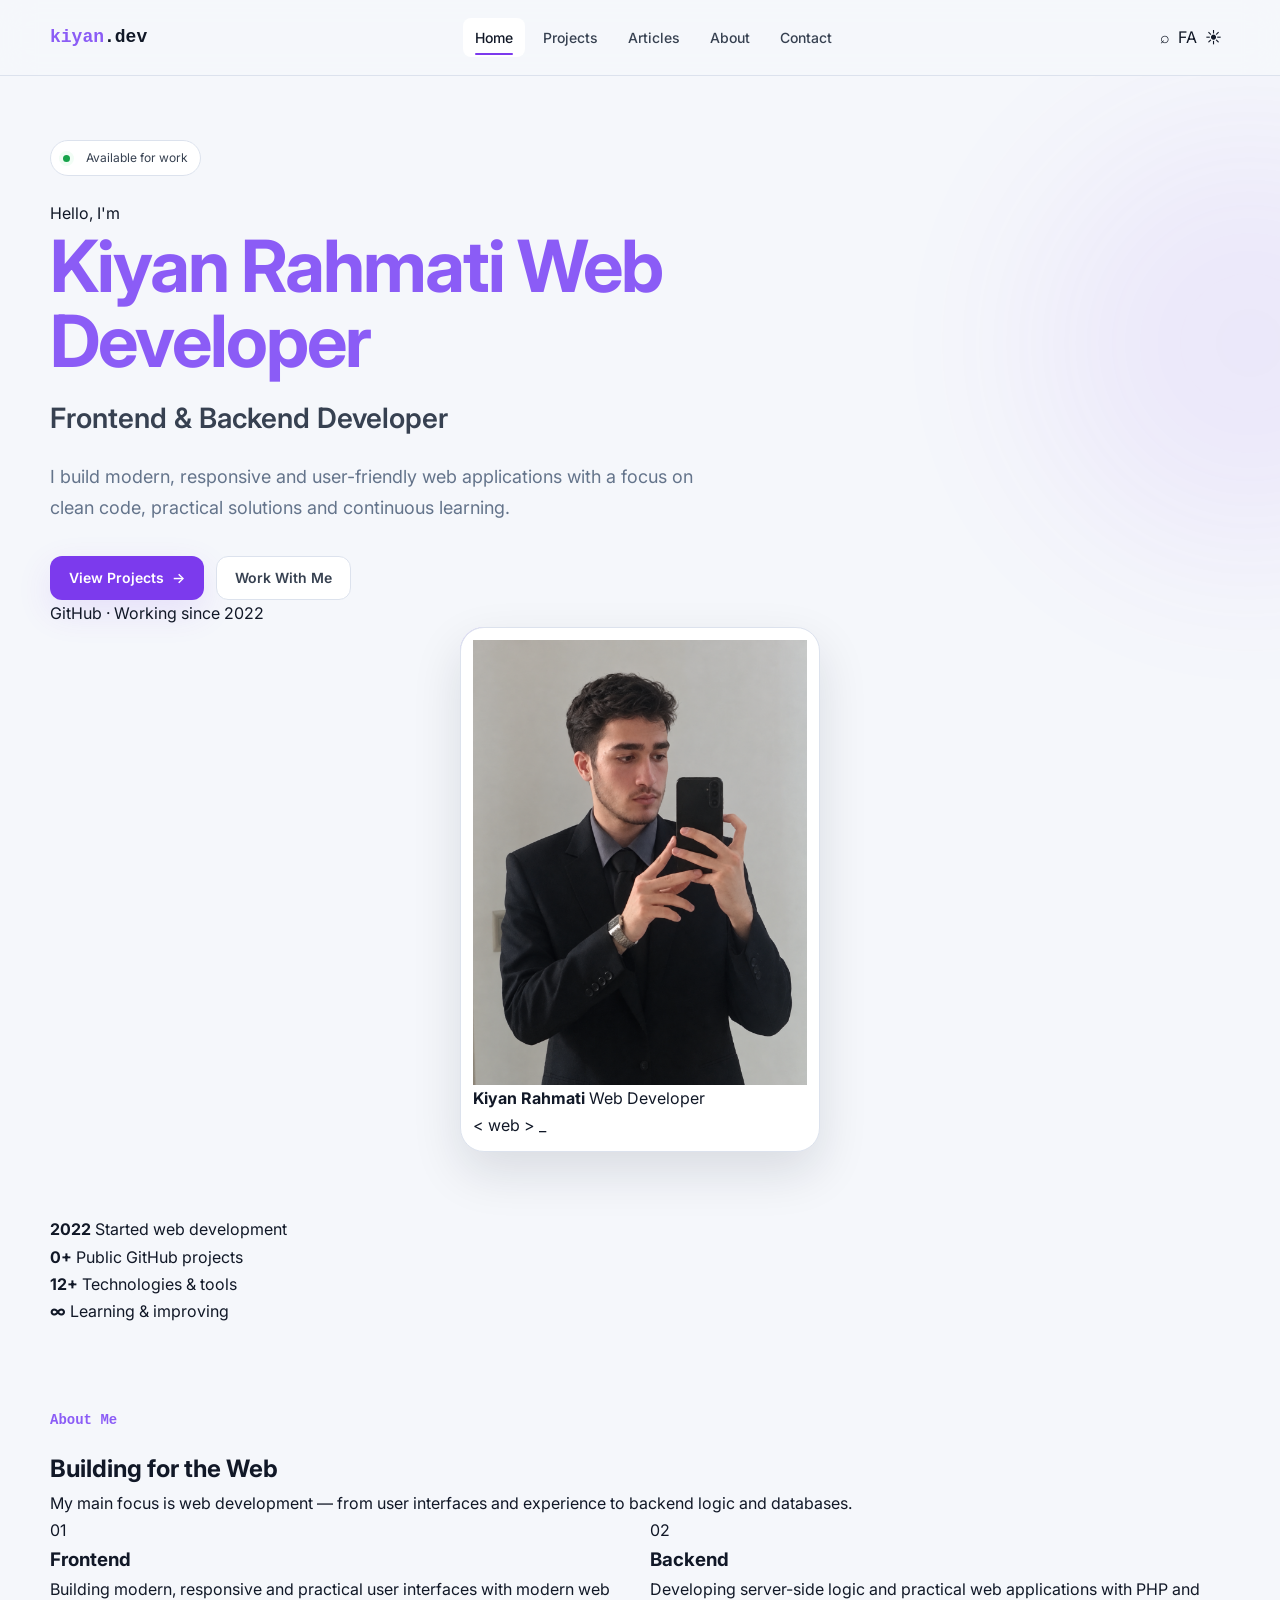
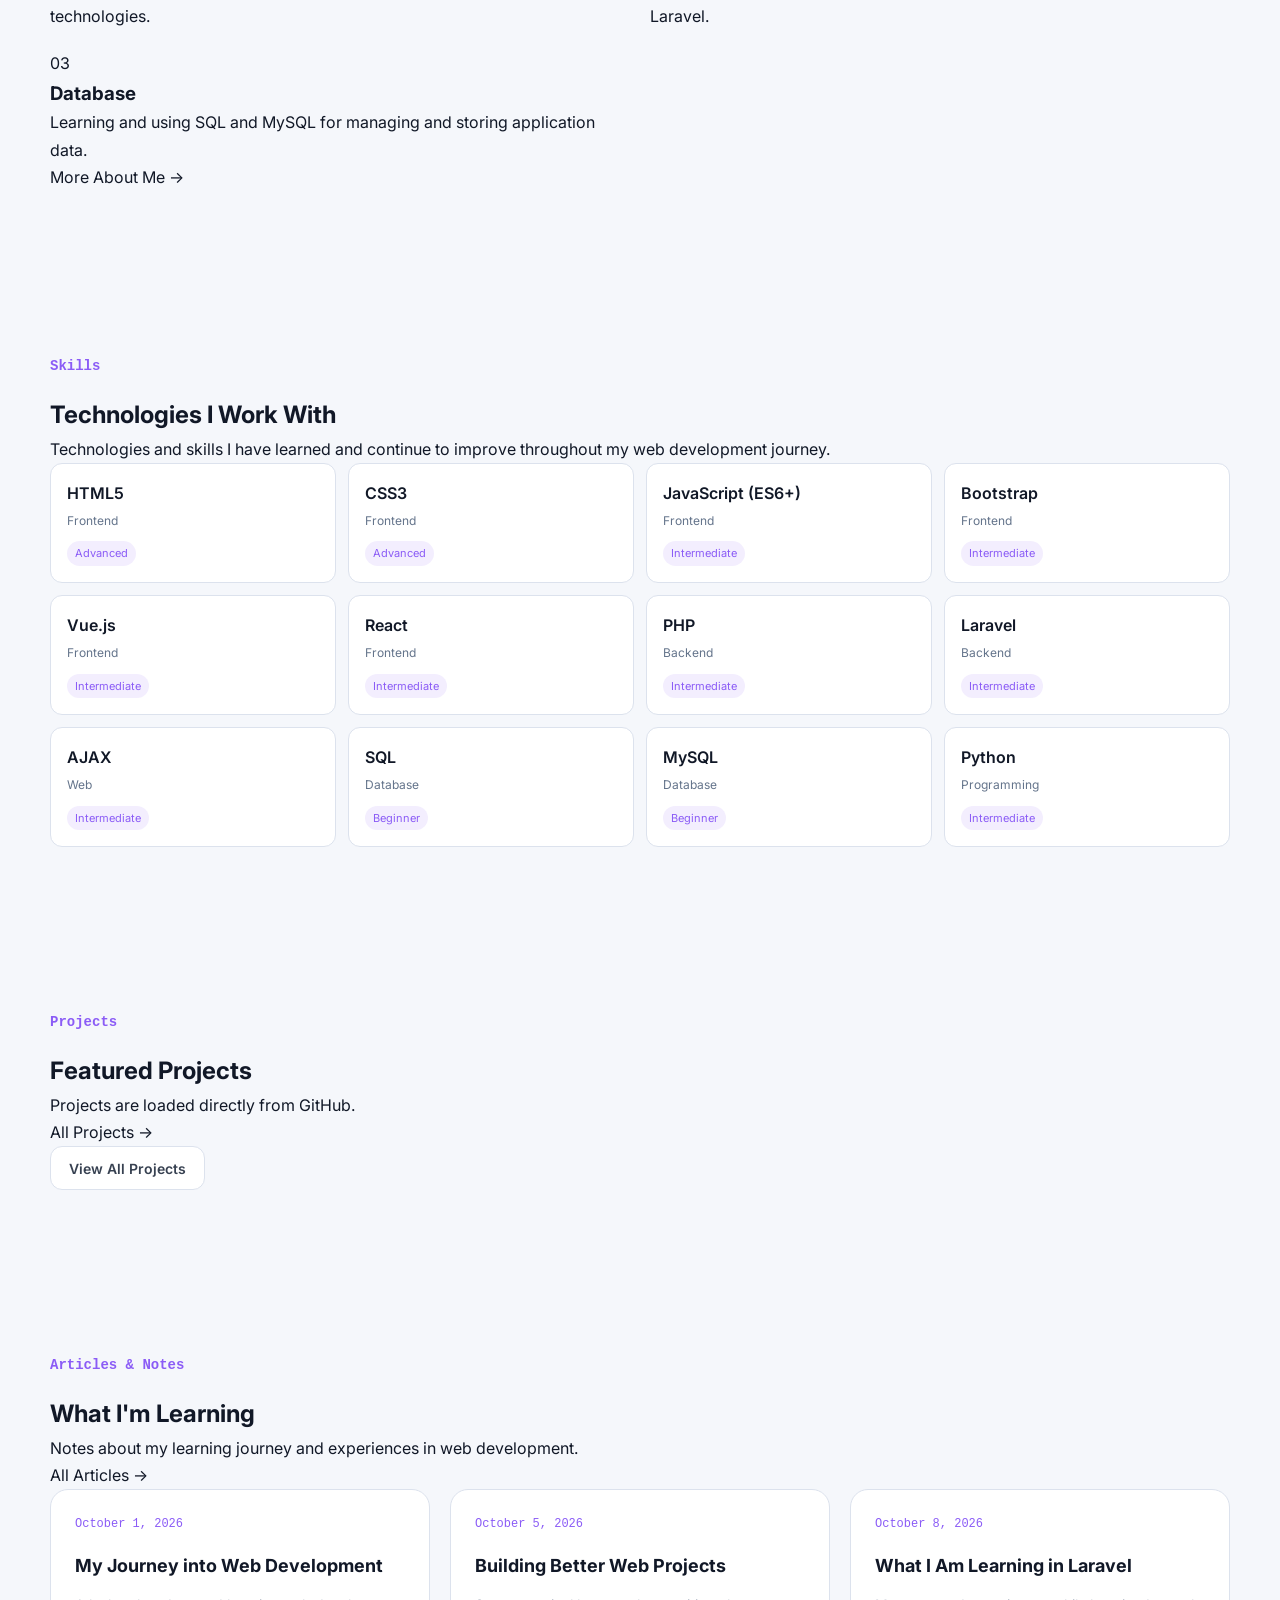
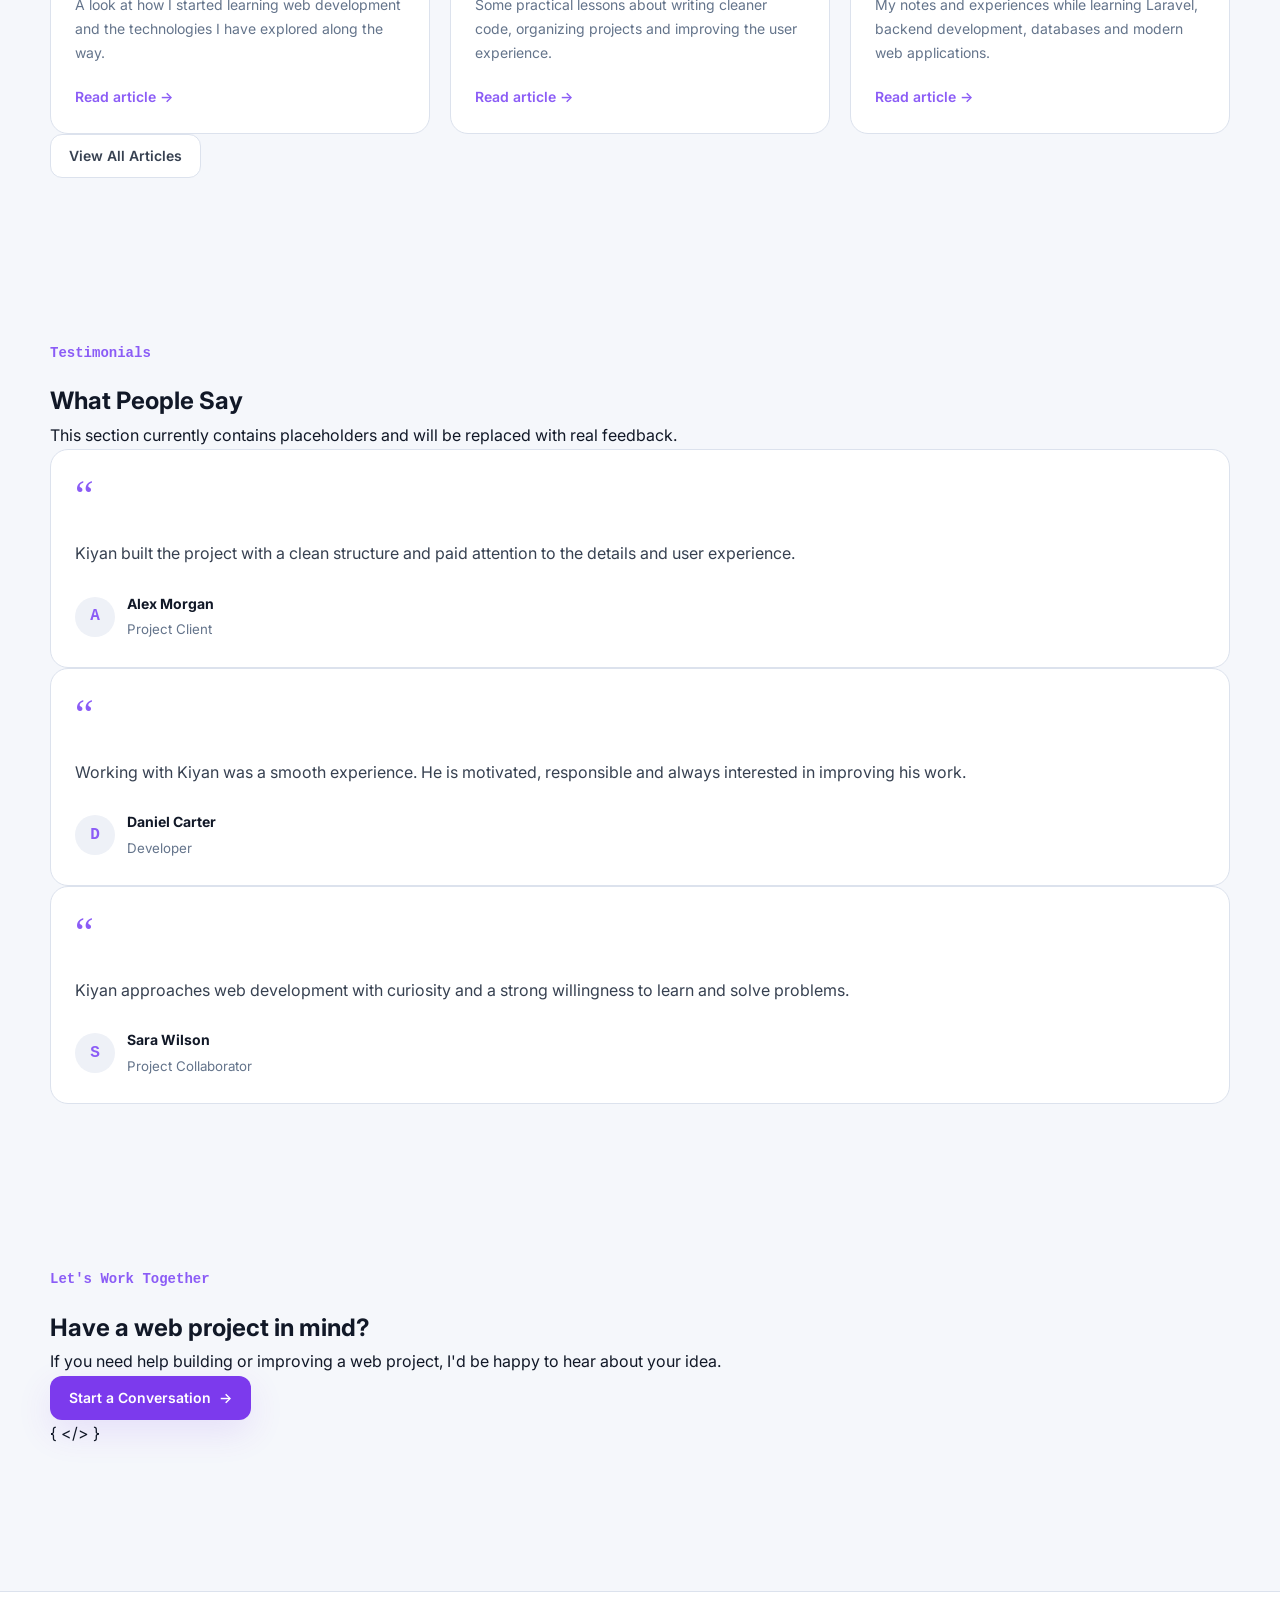
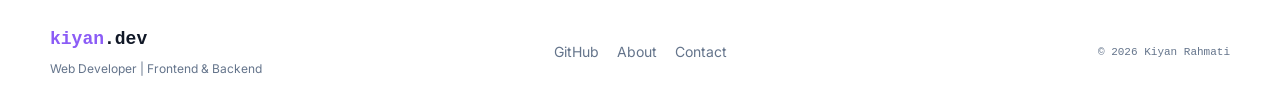
<file: index.html>
<!DOCTYPE html>
<html lang="en" dir="ltr">

<head>
    <meta charset="UTF-8">

    <meta
        name="viewport"
        content="width=device-width, initial-scale=1.0"
    >

    <meta
        name="description"
        content="Kiyan Rahmati — Web Developer, Frontend & Backend Developer."
    >

    <meta
        name="author"
        content="Kiyan Rahmati"
    >

    <meta
        name="theme-color"
        content="#07111f"
    >

    <title>Kiyan Rahmati — Web Developer</title>

    <!-- Fonts -->
    <link
        rel="preconnect"
        href="https://fonts.googleapis.com"
    >

    <link
        rel="preconnect"
        href="https://fonts.gstatic.com"
        crossorigin
    >

    <link
        href="https://fonts.googleapis.com/css2?family=Inter:wght@400;500;600;700;800&family=Vazirmatn:wght@400;500;600;700;800&display=swap"
        rel="stylesheet"
    >

    <!-- CSS -->
    <link rel="stylesheet" href="css/variables.css">
    <link rel="stylesheet" href="css/reset.css">
    <link rel="stylesheet" href="css/main.css">
    <link rel="stylesheet" href="css/animations.css">
    <link rel="stylesheet" href="css/responsive.css">
    <link rel="stylesheet" href="components/loader/loader.css">

    <!-- Favicon -->
<link
    rel="icon"
    href="favicon.svg"
    type="image/svg+xml"
>
</head>

<body>

    <!-- Loader -->
    <div id="loader-root"></div>


    <!-- =========================
         NAVBAR
    ========================== -->

    <header class="navbar" id="navbar">

        <div class="container navbar-inner">

            <a
                href="./"
                class="logo"
                aria-label="Kiyan Rahmati Home"
            >
                <span>kiyan</span>.dev
            </a>


            <nav
                class="nav-links"
                id="navLinks"
                aria-label="Main Navigation"
            >

                <a
                    href="./"
                    class="nav-link active"
                    data-fa="خانه"
                    data-en="Home"
                >
                    Home
                </a>

                <a
                    href="pages/projects/"
                    class="nav-link"
                    data-fa="پروژه‌ها"
                    data-en="Projects"
                >
                    Projects
                </a>

                <a
                    href="pages/articles/"
                    class="nav-link"
                    data-fa="مقالات"
                    data-en="Articles"
                >
                    Articles
                </a>

                <a
                    href="pages/about/"
                    class="nav-link"
                    data-fa="درباره من"
                    data-en="About"
                >
                    About
                </a>

                <a
                    href="pages/contact/"
                    class="nav-link"
                    data-fa="همکاری"
                    data-en="Contact"
                >
                    Contact
                </a>

            </nav>


            <div class="nav-actions">

                <!-- Search -->
                <button
                    class="icon-button"
                    type="button"
                    data-search-open
                    aria-label="Search"
                    title="Search"
                >
                    <span>⌕</span>
                </button>


                <!-- Language -->
                <button
                    class="nav-action-button"
                    type="button"
                    data-language-toggle
                    aria-label="Change language"
                >
                    <span data-language-label>FA</span>
                </button>


                <!-- Theme -->
                <button
                    class="icon-button"
                    type="button"
                    data-theme-toggle
                    aria-label="Toggle theme"
                    title="Toggle theme"
                >
                    <span data-theme-icon>☾</span>
                </button>


                <!-- Mobile -->
                <button
                    class="menu-toggle"
                    type="button"
                    id="menuToggle"
                    aria-label="Open menu"
                    aria-expanded="false"
                >
                    <span></span>
                    <span></span>
                    <span></span>
                </button>

            </div>

        </div>

    </header>



    <main>


        <!-- =========================
             HERO
        ========================== -->

        <section class="hero section">

            <div class="container hero-grid">

                <div class="hero-content animate-fade-up">

                    <div class="hero-badge">
                        <span class="status-dot"></span>

                        <span
                            data-fa="آماده برای همکاری"
                            data-en="Available for work"
                        >
                            Available for work
                        </span>
                    </div>


                    <p
                        class="hero-eyebrow"
                        data-fa="سلام، من"
                        data-en="Hello, I'm"
                    >
                        Hello, I'm
                    </p>


                    <h1 class="hero-title">

                        <span class="hero-name">
                            Kiyan Rahmati
                        </span>

                        <span class="hero-role">
                            <span
                                data-fa="توسعه‌دهنده وب"
                                data-en="Web Developer"
                            >
                                Web Developer
                            </span>
                        </span>

                    </h1>


                    <p
                        class="hero-subtitle"
                        data-fa="توسعه‌دهنده فرانت‌اند و بک‌اند"
                        data-en="Frontend & Backend Developer"
                    >
                        Frontend & Backend Developer
                    </p>


                    <p
                        class="hero-description"
                        data-fa="من وب‌سایت‌ها و اپلیکیشن‌های وب مدرن، ریسپانسیو و کاربرپسند می‌سازم و روی کدنویسی تمیز، راهکارهای کاربردی و یادگیری مداوم تمرکز دارم."
                        data-en="I build modern, responsive and user-friendly web applications with a focus on clean code, practical solutions and continuous learning."
                    >
                        I build modern, responsive and user-friendly
                        web applications with a focus on clean code,
                        practical solutions and continuous learning.
                    </p>


                    <div class="hero-actions">

                        <a
                            href="pages/projects/"
                            class="btn btn-primary"
                        >
                            <span
                                data-fa="مشاهده پروژه‌ها"
                                data-en="View Projects"
                            >
                                View Projects
                            </span>

                            <span class="btn-arrow">→</span>
                        </a>


                        <a
                            href="pages/contact/"
                            class="btn btn-secondary"
                        >
                            <span
                                data-fa="همکاری با من"
                                data-en="Work With Me"
                            >
                                Work With Me
                            </span>
                        </a>

                    </div>


                    <div class="hero-socials">

                        <a
                            href="https://github.com/kiyan-rahmati"
                            target="_blank"
                            rel="noopener noreferrer"
                            class="social-link"
                            aria-label="GitHub"
                        >
                            GitHub
                        </a>

                        <span>·</span>

                        <span
                            data-fa="شروع فعالیت از ۲۰۲۲"
                            data-en="Working since 2022"
                        >
                            Working since 2022
                        </span>

                    </div>

                </div>



                <!-- Profile -->

                <div class="hero-visual animate-scale-in">

                    <div class="profile-card">

                        <div class="profile-glow"></div>

                        <div class="profile-image-wrapper">

                            <img
                                src="assets/images/profile/profile.jpg"
                                alt="Kiyan Rahmati"
                                class="profile-image"
                                loading="eager"
                            >

                        </div>


                        <div class="profile-card-info">

                            <strong>
                                Kiyan Rahmati
                            </strong>

                            <span
                                data-fa="توسعه‌دهنده وب"
                                data-en="Web Developer"
                            >
                                Web Developer
                            </span>

                        </div>


                        <div class="profile-code">

                            <span>&lt;</span>

                            <span class="code-purple">
                                web
                            </span>

                            <span>&gt;</span>

                            <span class="code-cursor">_</span>

                        </div>

                    </div>

                </div>

            </div>

        </section>



        <!-- =========================
             STATS
        ========================== -->

        <section class="stats-section">

            <div class="container">

                <div class="stats-grid">

                    <div class="stat-item">

                        <strong>2022</strong>

                        <span
                            data-fa="شروع مسیر توسعه وب"
                            data-en="Started web development"
                        >
                            Started web development
                        </span>

                    </div>


                    <div class="stat-item">

                        <strong id="repoCount">0+</strong>

                        <span
                            data-fa="پروژه عمومی در GitHub"
                            data-en="Public GitHub projects"
                        >
                            Public GitHub projects
                        </span>

                    </div>


                    <div class="stat-item">

                        <strong>12+</strong>

                        <span
                            data-fa="تکنولوژی و ابزار"
                            data-en="Technologies & tools"
                        >
                            Technologies & tools
                        </span>

                    </div>


                    <div class="stat-item">

                        <strong>∞</strong>

                        <span
                            data-fa="یادگیری و پیشرفت"
                            data-en="Learning & improving"
                        >
                            Learning & improving
                        </span>

                    </div>

                </div>

            </div>

        </section>



        <!-- =========================
             ABOUT
        ========================== -->

        <section class="section about-section">

            <div class="container">

                <div class="section-heading">

                    <span
                        class="section-label"
                        data-fa="درباره من"
                        data-en="About Me"
                    >
                        About Me
                    </span>

                    <h2
                        data-fa="ساخت وب، یادگیری و پیشرفت"
                        data-en="Building for the Web"
                    >
                        Building for the Web
                    </h2>

                    <p
                        data-fa="تمرکز اصلی من توسعه وب است؛ از رابط کاربری و تجربه کاربر تا منطق بک‌اند و دیتابیس."
                        data-en="My main focus is web development — from user interfaces and experience to backend logic and databases."
                    >
                        My main focus is web development — from user
                        interfaces and experience to backend logic
                        and databases.
                    </p>

                </div>


                <div class="about-grid">

                    <article class="info-card hover-lift">

                        <div class="info-card-icon">
                            01
                        </div>

                        <h3
                            data-fa="فرانت‌اند"
                            data-en="Frontend"
                        >
                            Frontend
                        </h3>

                        <p
                            data-fa="ساخت رابط‌های کاربری مدرن، ریسپانسیو و کاربردی با تکنولوژی‌های وب."
                            data-en="Building modern, responsive and practical user interfaces with modern web technologies."
                        >
                            Building modern, responsive and practical
                            user interfaces with modern web technologies.
                        </p>

                    </article>


                    <article class="info-card hover-lift">

                        <div class="info-card-icon">
                            02
                        </div>

                        <h3
                            data-fa="بک‌اند"
                            data-en="Backend"
                        >
                            Backend
                        </h3>

                        <p
                            data-fa="توسعه منطق سمت سرور و ساخت بخش‌های کاربردی وب با PHP و Laravel."
                            data-en="Developing server-side logic and practical web applications with PHP and Laravel."
                        >
                            Developing server-side logic and practical
                            web applications with PHP and Laravel.
                        </p>

                    </article>


                    <article class="info-card hover-lift">

                        <div class="info-card-icon">
                            03
                        </div>

                        <h3
                            data-fa="دیتابیس"
                            data-en="Database"
                        >
                            Database
                        </h3>

                        <p
                            data-fa="یادگیری و استفاده از SQL و MySQL برای مدیریت و ذخیره‌سازی داده‌ها."
                            data-en="Learning and using SQL and MySQL for managing and storing application data."
                        >
                            Learning and using SQL and MySQL for
                            managing and storing application data.
                        </p>

                    </article>

                </div>


                <div class="section-link">

                    <a
                        href="pages/about/"
                        class="text-link"
                    >
                        <span
                            data-fa="بیشتر درباره من"
                            data-en="More About Me"
                        >
                            More About Me
                        </span>

                        <span>→</span>
                    </a>

                </div>

            </div>

        </section>



        <!-- =========================
             SKILLS
        ========================== -->

        <section class="section skills-section">

            <div class="container">

                <div class="section-heading">

                    <span
                        class="section-label"
                        data-fa="مهارت‌ها"
                        data-en="Skills"
                    >
                        Skills
                    </span>

                    <h2
                        data-fa="تکنولوژی‌هایی که با آن‌ها کار می‌کنم"
                        data-en="Technologies I Work With"
                    >
                        Technologies I Work With
                    </h2>

                    <p
                        data-fa="مهارت‌ها و تکنولوژی‌هایی که در مسیر توسعه وب یاد گرفته‌ام و در حال تقویت آن‌ها هستم."
                        data-en="Technologies and skills I have learned and continue to improve throughout my web development journey."
                    >
                        Technologies and skills I have learned and
                        continue to improve throughout my web development journey.
                    </p>

                </div>


                <div
                    id="skillsGrid"
                    class="skills-grid"
                >
                    <!-- Skills are loaded with JavaScript -->
                </div>

            </div>

        </section>



        <!-- =========================
             FEATURED PROJECTS
        ========================== -->

        <section class="section projects-section">

            <div class="container">

                <div class="section-heading section-heading-row">

                    <div>

                        <span
                            class="section-label"
                            data-fa="پروژه‌ها"
                            data-en="Projects"
                        >
                            Projects
                        </span>

                        <h2
                            data-fa="چند نمونه از کارهای من"
                            data-en="Featured Projects"
                        >
                            Featured Projects
                        </h2>

                        <p
                            data-fa="پروژه‌ها به صورت مستقیم از GitHub دریافت می‌شوند."
                            data-en="Projects are loaded directly from GitHub."
                        >
                            Projects are loaded directly from GitHub.
                        </p>

                    </div>


                    <a
                        href="pages/projects/"
                        class="text-link desktop-link"
                    >
                        <span
                            data-fa="همه پروژه‌ها"
                            data-en="All Projects"
                        >
                            All Projects
                        </span>

                        <span>→</span>
                    </a>

                </div>


                <div
                    id="featuredProjects"
                    class="project-grid"
                >
                    <!-- GitHub projects are loaded here -->
                </div>


                <div class="mobile-section-link">

                    <a
                        href="pages/projects/"
                        class="btn btn-secondary"
                    >
                        <span
                            data-fa="مشاهده همه پروژه‌ها"
                            data-en="View All Projects"
                        >
                            View All Projects
                        </span>
                    </a>

                </div>

            </div>

        </section>



        <!-- =========================
             ARTICLES
        ========================== -->

        <section class="section articles-section">

            <div class="container">

                <div class="section-heading section-heading-row">

                    <div>

                        <span
                            class="section-label"
                            data-fa="مقالات و یادداشت‌ها"
                            data-en="Articles & Notes"
                        >
                            Articles & Notes
                        </span>

                        <h2
                            data-fa="چیزهایی که یاد می‌گیرم"
                            data-en="What I'm Learning"
                        >
                            What I'm Learning
                        </h2>

                        <p
                            data-fa="یادداشت‌هایی درباره مسیر یادگیری و تجربه‌های توسعه وب."
                            data-en="Notes about my learning journey and experiences in web development."
                        >
                            Notes about my learning journey and
                            experiences in web development.
                        </p>

                    </div>


                    <a
                        href="pages/articles/"
                        class="text-link desktop-link"
                    >
                        <span
                            data-fa="همه مقالات"
                            data-en="All Articles"
                        >
                            All Articles
                        </span>

                        <span>→</span>
                    </a>

                </div>


                <div
                    id="articlePreview"
                    class="article-grid"
                >
                    <!-- Articles are loaded with JavaScript -->
                </div>


                <div class="mobile-section-link">

                    <a
                        href="pages/articles/"
                        class="btn btn-secondary"
                    >
                        <span
                            data-fa="مشاهده همه مقالات"
                            data-en="View All Articles"
                        >
                            View All Articles
                        </span>
                    </a>

                </div>

            </div>

        </section>



        <!-- =========================
             TESTIMONIALS
        ========================== -->

        <section class="section testimonials-section">

            <div class="container">

                <div class="section-heading">

                    <span
                        class="section-label"
                        data-fa="بازخورد"
                        data-en="Testimonials"
                    >
                        Testimonials
                    </span>

                    <h2
                        data-fa="نظر همکاران و مشتریان"
                        data-en="What People Say"
                    >
                        What People Say
                    </h2>

                    <p
                        data-fa="این بخش فعلاً نمونه است و بعداً با بازخوردهای واقعی تکمیل می‌شود."
                        data-en="This section currently contains placeholders and will be replaced with real feedback."
                    >
                        This section currently contains placeholders
                        and will be replaced with real feedback.
                    </p>

                </div>


                <div
                    id="testimonialsGrid"
                    class="testimonials-grid"
                >
                    <!-- Testimonials are loaded with JavaScript -->
                </div>

            </div>

        </section>



        <!-- =========================
             CTA
        ========================== -->

        <section class="section cta-section">

            <div class="container">

                <div class="cta-card">

                    <div class="cta-content">

                        <span
                            class="section-label"
                            data-fa="بیایید همکاری کنیم"
                            data-en="Let's Work Together"
                        >
                            Let's Work Together
                        </span>


                        <h2
                            data-fa="ایده‌ای برای یک پروژه وب دارید؟"
                            data-en="Have a web project in mind?"
                        >
                            Have a web project in mind?
                        </h2>


                        <p
                            data-fa="اگر برای ساخت یا توسعه یک پروژه وب به کمک نیاز دارید، خوشحال می‌شوم درباره ایده‌تان صحبت کنیم."
                            data-en="If you need help building or improving a web project, I'd be happy to hear about your idea."
                        >
                            If you need help building or improving a
                            web project, I'd be happy to hear about your idea.
                        </p>


                        <a
                            href="pages/contact/"
                            class="btn btn-primary"
                        >
                            <span
                                data-fa="شروع گفتگو"
                                data-en="Start a Conversation"
                            >
                                Start a Conversation
                            </span>

                            <span class="btn-arrow">→</span>
                        </a>

                    </div>


                    <div class="cta-decoration" aria-hidden="true">

                        <span>{</span>

                        <span>&lt;/&gt;</span>

                        <span>}</span>

                    </div>

                </div>

            </div>

        </section>

    </main>



    <!-- =========================
         FOOTER
    ========================== -->

    <footer class="footer">

        <div class="container footer-inner">

            <div class="footer-brand">

                <a
                    href="./"
                    class="logo"
                >
                    <span>kiyan</span>.dev
                </a>

                <p
                    data-fa="توسعه‌دهنده وب | فرانت‌اند و بک‌اند"
                    data-en="Web Developer | Frontend & Backend"
                >
                    Web Developer | Frontend & Backend
                </p>

            </div>


            <div class="footer-links">

                <a
                    href="https://github.com/kiyan-rahmati"
                    target="_blank"
                    rel="noopener noreferrer"
                >
                    GitHub
                </a>

                <a href="pages/about/">
                    <span
                        data-fa="درباره"
                        data-en="About"
                    >
                        About
                    </span>
                </a>

                <a href="pages/contact/">
                    <span
                        data-fa="تماس"
                        data-en="Contact"
                    >
                        Contact
                    </span>
                </a>

            </div>


            <div class="footer-copy">

                © 2026 Kiyan Rahmati

            </div>

        </div>

    </footer>



    <!-- =========================
         SEARCH OVERLAY
    ========================== -->

    <div
        class="search-overlay"
        id="searchOverlay"
        aria-hidden="true"
    >

        <div class="search-box">

            <div class="search-header">

                <h2
                    data-fa="جستجو"
                    data-en="Search"
                >
                    Search
                </h2>

                <button
                    type="button"
                    class="search-close"
                    data-search-close
                    aria-label="Close search"
                >
                    ×
                </button>

            </div>


            <div class="search-input-wrapper">

                <span>⌕</span>

                <input
                    type="search"
                    id="globalSearchInput"
                    autocomplete="off"
                    data-placeholder-fa="جستجو در سایت..."
                    data-placeholder-en="Search the website..."
                    placeholder="Search the website..."
                    aria-label="Search"
                >

                <kbd>ESC</kbd>

            </div>


            <div
                id="searchResults"
                class="search-results"
            >
                <!-- Search results -->
            </div>


            <div class="search-hint">

                <span>Ctrl</span>
                <span>+</span>
                <span>K</span>

                <span
                    data-fa="برای جستجوی سریع"
                    data-en="to search quickly"
                >
                    to search quickly
                </span>

            </div>

        </div>

    </div>



    <!-- =========================
         JAVASCRIPT
    ========================== -->

    <script src="js/theme.js"></script>
    <script src="js/language.js"></script>
    <script src="js/search.js"></script>
    <script src="js/github.js"></script>
    <script src="js/pages.js"></script>
    <script src="js/app.js"></script>
    <script src="components/loader/loader.js"></script>

</body>

</html>
</file>
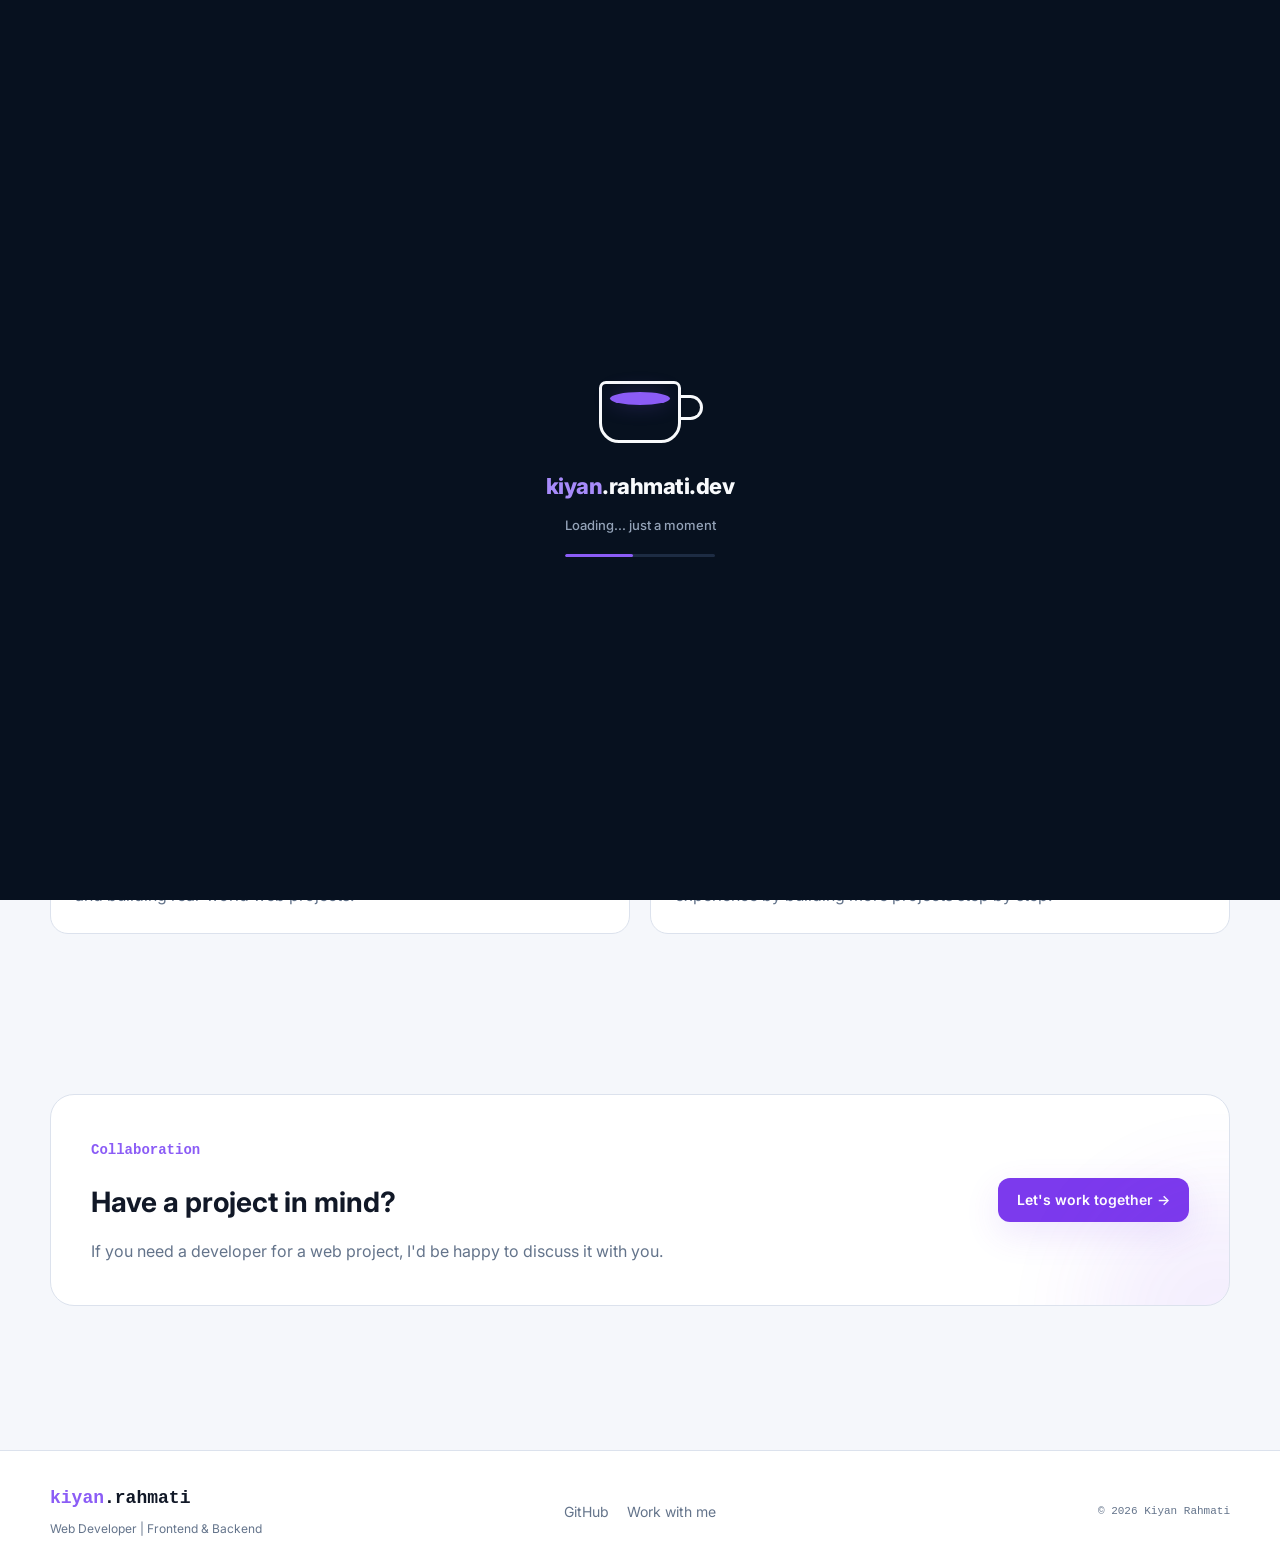
<file: pages/about/index.html>
<!DOCTYPE html>
<html lang="en" dir="ltr">

<head>

    <meta charset="UTF-8">

    <meta
        name="viewport"
        content="width=device-width, initial-scale=1.0"
    >

    <meta
        name="description"
        content="Learn more about Kiyan Rahmati, a frontend and backend web developer."
    >

    <meta
        name="author"
        content="Kiyan Rahmati"
    >

    <title>About · Kiyan Rahmati</title>


    <!-- Fonts -->

    <link
        rel="preconnect"
        href="https://fonts.googleapis.com"
    >

    <link
        rel="preconnect"
        href="https://fonts.gstatic.com"
        crossorigin
    >

    <link
        href="https://fonts.googleapis.com/css2?family=Inter:wght@400;500;600;700;800&family=Vazirmatn:wght@400;500;600;700;800&display=swap"
        rel="stylesheet"
    >


    <!-- CSS -->

    <link
        rel="stylesheet"
        href="../../css/reset.css"
    >

    <link
        rel="stylesheet"
        href="../../css/variables.css"
    >

    <link
        rel="stylesheet"
        href="../../css/main.css"
    >

    <link
        rel="stylesheet"
        href="../../css/animations.css"
    >

    <link
        rel="stylesheet"
        href="../../css/responsive.css"
    >

    <link
        rel="stylesheet"
        href="../../components/loader/loader.css"
    >

</head>


<body>

    <!-- Loader -->

    <div id="loader-root"></div>


    <!-- =================================
         NAVBAR
    ================================== -->

    <header class="navbar">

        <div class="container navbar-inner">


            <!-- Logo -->

            <a
                href="../../"
                class="logo"
                aria-label="Kiyan Rahmati Home"
            >
                <span>kiyan</span>.rahmati
            </a>


            <!-- Navigation -->

            <nav
                class="nav-links"
                aria-label="Main navigation"
            >

                <a
                    href="../../"
                    data-page="home"
                    data-fa="خانه"
                    data-en="Home"
                >
                    Home
                </a>


                <a
                    href="../projects/"
                    data-page="projects"
                    data-fa="پروژه‌ها"
                    data-en="Projects"
                >
                    Projects
                </a>


                <a
                    href="../articles/"
                    data-page="articles"
                    data-fa="مقالات"
                    data-en="Articles"
                >
                    Articles
                </a>


                <a
                    href="../about/"
                    class="active"
                    data-page="about"
                    data-fa="درباره من"
                    data-en="About"
                    aria-current="page"
                >
                    About
                </a>


                <a
                    href="../contact/"
                    data-page="contact"
                    data-fa="تماس"
                    data-en="Contact"
                >
                    Contact
                </a>

            </nav>


            <!-- Actions -->

            <div class="nav-actions">


                <!-- Search -->

                <button
                    class="nav-btn"
                    type="button"
                    data-search-open
                    aria-label="Search"
                    title="Search"
                >
                    ⌕
                </button>


                <!-- Language -->

                <button
                    class="nav-btn language-btn"
                    type="button"
                    data-language-toggle
                    aria-label="Switch language"
                >
                    فارسی
                </button>


                <!-- Theme -->

                <button
                    class="nav-btn"
                    type="button"
                    data-theme-toggle
                    aria-label="Toggle theme"
                >
                    <span data-theme-icon>☀</span>
                </button>


                <!-- Mobile Menu -->

                <button
                    class="mobile-menu-btn"
                    type="button"
                    aria-label="Open menu"
                    aria-expanded="false"
                >
                    ☰
                </button>

            </div>

        </div>

    </header>


    <!-- =================================
         MAIN
    ================================== -->

    <main>


        <!-- =================================
             PAGE HERO
        ================================== -->

        <section class="page-hero">

            <div class="container">

                <div class="section-label">

                    <span>//</span>

                    <span
                        data-fa="درباره من"
                        data-en="About Me"
                    >
                        About Me
                    </span>

                </div>


                <h1
                    data-fa="کمی درباره من"
                    data-en="A Little About Me"
                >
                    A Little About Me
                </h1>


                <p
                    data-fa="توسعه‌دهنده وب و دانشجوی مهندسی کامپیوتر، با تمرکز روی ساخت پروژه‌های کاربردی و یادگیری مداوم."
                    data-en="A web developer and Computer Engineering student focused on building practical projects and continuously improving my skills."
                >
                    A web developer and Computer Engineering
                    student focused on building practical
                    projects and continuously improving
                    my skills.
                </p>

            </div>

        </section>


        <!-- =================================
             ABOUT CONTENT
        ================================== -->

        <section class="section">

            <div class="container">

                <div class="about-grid">


                    <!-- Main About -->

                    <article class="about-card">

                        <div class="section-label">

                            <span>//</span>

                            <span
                                data-fa="معرفی"
                                data-en="Introduction"
                            >
                                Introduction
                            </span>

                        </div>


                        <h2
                            data-fa="من کیان رحمتی هستم"
                            data-en="I'm Kiyan Rahmati"
                        >
                            I'm Kiyan Rahmati
                        </h2>


                        <p
                            data-fa="من در زمینه توسعه وب فعالیت می‌کنم و تمرکزم روی فرانت‌اند و بک‌اند است. از سال ۲۰۲۲ مسیر یادگیری و ساخت پروژه‌های وب را جدی‌تر دنبال کرده‌ام."
                            data-en="I'm focused on web development, with an emphasis on both frontend and backend. Since 2022, I have been seriously developing my skills through learning and building web projects."
                        >
                            I'm focused on web development,
                            with an emphasis on both frontend
                            and backend. Since 2022, I have
                            been seriously developing my skills
                            through learning and building web
                            projects.
                        </p>


                        <p
                            data-fa="در پروژه‌ها سعی می‌کنم علاوه بر ظاهر مناسب، ساختار کد، تجربه کاربری و قابل توسعه بودن پروژه را هم در نظر بگیرم."
                            data-en="In my projects, I try to focus not only on the visual side, but also on code structure, user experience and maintainability."
                        >
                            In my projects, I try to focus not
                            only on the visual side, but also
                            on code structure, user experience
                            and maintainability.
                        </p>

                    </article>


                    <!-- Education -->

                    <article class="about-card">

                        <div class="section-label">

                            <span>//</span>

                            <span
                                data-fa="تحصیلات"
                                data-en="Education"
                            >
                                Education
                            </span>

                        </div>


                        <h2
                            data-fa="مهندسی کامپیوتر"
                            data-en="Computer Engineering"
                        >
                            Computer Engineering
                        </h2>


                        <p
                            data-fa="دانشجوی مهندسی کامپیوتر در دانشگاه گیلان."
                            data-en="Computer Engineering student at the University of Guilan."
                        >
                            Computer Engineering student
                            at the University of Guilan.
                        </p>

                    </article>


                    <!-- Focus -->

                    <article class="about-card">

                        <div class="section-label">

                            <span>//</span>

                            <span
                                data-fa="تمرکز فعلی"
                                data-en="Current Focus"
                            >
                                Current Focus
                            </span>

                        </div>


                        <h2
                            data-fa="توسعه وب"
                            data-en="Web Development"
                        >
                            Web Development
                        </h2>


                        <p
                            data-fa="تمرکز اصلی من روی JavaScript، Vue.js، React، PHP، Laravel، SQL و ساخت پروژه‌های واقعی وب است."
                            data-en="My current focus includes JavaScript, Vue.js, React, PHP, Laravel, SQL and building real-world web projects."
                        >
                            My current focus includes JavaScript,
                            Vue.js, React, PHP, Laravel, SQL and
                            building real-world web projects.
                        </p>

                    </article>


                    <!-- Learning -->

                    <article class="about-card">

                        <div class="section-label">

                            <span>//</span>

                            <span
                                data-fa="یادگیری"
                                data-en="Learning"
                            >
                                Learning
                            </span>

                        </div>


                        <h2
                            data-fa="همیشه در حال پیشرفت"
                            data-en="Always Improving"
                        >
                            Always Improving
                        </h2>


                        <p
                            data-fa="هدفم این است که با ساخت پروژه‌های بیشتر، مهارت‌های فنی و تجربه عملی خودم را مرحله‌به‌مرحله بهتر کنم."
                            data-en="My goal is to keep improving my technical skills and practical experience by building more projects step by step."
                        >
                            My goal is to keep improving my
                            technical skills and practical
                            experience by building more
                            projects step by step.
                        </p>

                    </article>

                </div>

            </div>

        </section>


        <!-- =================================
             CTA
        ================================== -->

        <section class="section">

            <div class="container">

                <div class="cta">

                    <div>

                        <span
                            class="section-label"
                            data-fa="همکاری"
                            data-en="Collaboration"
                        >
                            Collaboration
                        </span>


                        <h2
                            data-fa="روی یک پروژه کار کنیم؟"
                            data-en="Have a project in mind?"
                        >
                            Have a project in mind?
                        </h2>


                        <p
                            data-fa="اگر برای یک پروژه وب به توسعه‌دهنده نیاز دارید، خوشحال می‌شوم درباره آن صحبت کنیم."
                            data-en="If you need a developer for a web project, I'd be happy to discuss it with you."
                        >
                            If you need a developer for a web
                            project, I'd be happy to discuss it
                            with you.
                        </p>

                    </div>


                    <a
                        href="../contact/"
                        class="btn btn-primary"
                        data-fa="شروع همکاری ←"
                        data-en="Let's work together →"
                    >
                        Let's work together →
                    </a>

                </div>

            </div>

        </section>

    </main>


    <!-- =================================
         FOOTER
    ================================== -->

    <footer class="footer">

        <div class="container footer-inner">


            <div>

                <div class="logo">

                    <span>kiyan</span>.rahmati

                </div>


                <p
                    data-fa="توسعه‌دهنده وب | فرانت‌اند و بک‌اند"
                    data-en="Web Developer | Frontend & Backend"
                >
                    Web Developer | Frontend & Backend
                </p>

            </div>


            <div class="footer-links">

                <a
                    href="https://github.com/kiyan-rahmati"
                    target="_blank"
                    rel="noopener noreferrer"
                >
                    GitHub
                </a>


                <a
                    href="../contact/"
                    data-fa="همکاری"
                    data-en="Work with me"
                >
                    Work with me
                </a>

            </div>


            <div class="footer-copy">

                © 2026 Kiyan Rahmati

            </div>

        </div>

    </footer>


    <!-- =================================
         SEARCH OVERLAY
    ================================== -->

    <div
        id="searchOverlay"
        class="search-overlay"
        aria-hidden="true"
    >

        <div class="search-box">


            <div class="search-header">

                <strong
                    data-fa="جستجو"
                    data-en="Search"
                >
                    Search
                </strong>


                <button
                    type="button"
                    data-search-close
                    aria-label="Close search"
                >
                    ×
                </button>

            </div>


            <input
                class="search-input"
                type="search"
                autocomplete="off"
                placeholder="Search..."
                data-placeholder-fa="جستجو..."
                data-placeholder-en="Search..."
            >


            <div class="search-results"></div>

        </div>

    </div>


    <!-- =================================
         SCRIPTS
    ================================== -->

    <script src="../../js/theme.js"></script>

    <script src="../../js/language.js"></script>

    <script src="../../js/search.js"></script>

    <script src="../../js/github.js"></script>

    <script src="../../js/pages.js"></script>

    <script src="../../js/app.js"></script>

    <script src="../../components/loader/loader.js"></script>

</body>

</html>
</file>
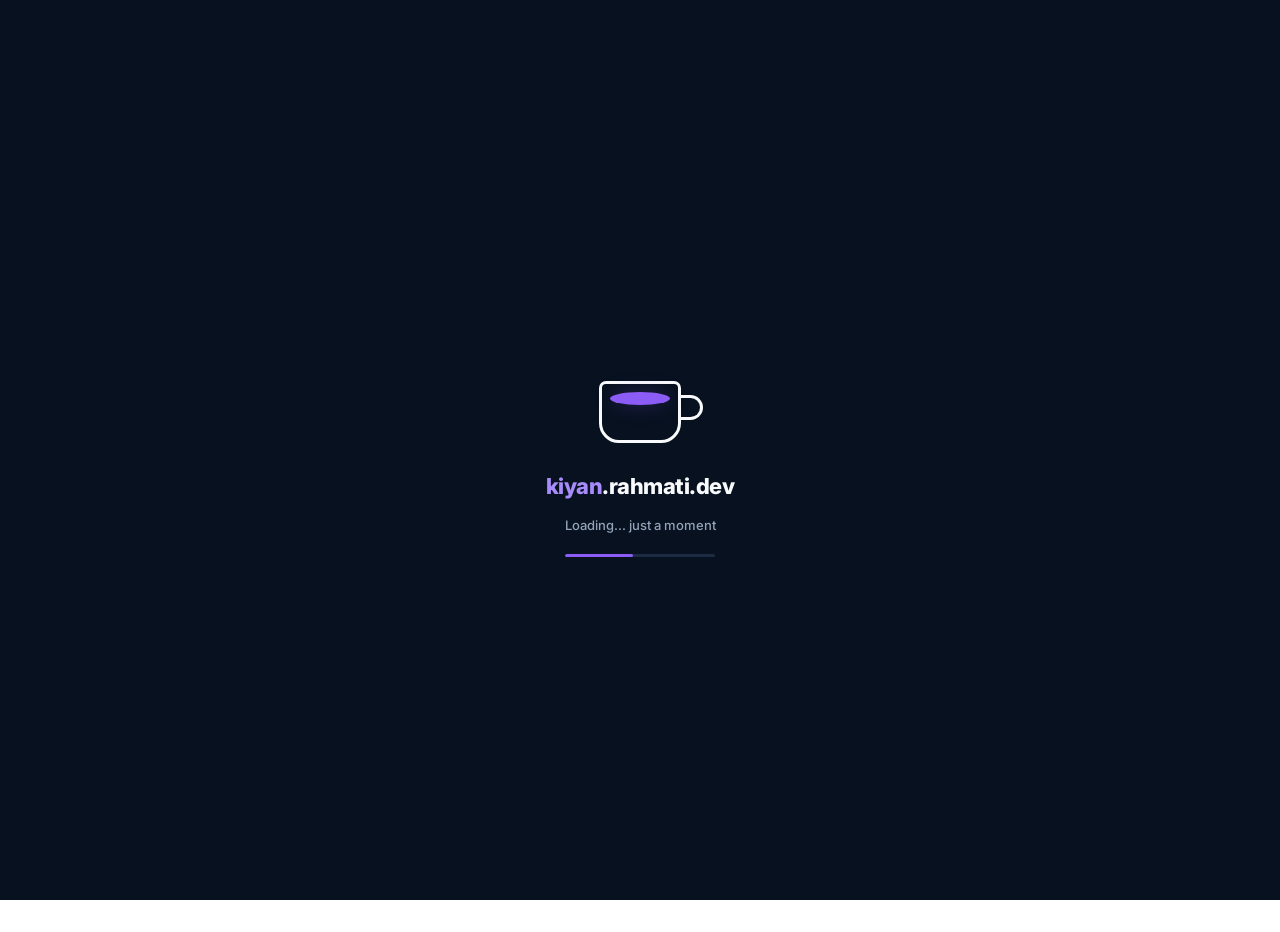
<file: pages/articles/index.html>
<!DOCTYPE html>
<html lang="en" dir="ltr">

<head>

    <meta charset="UTF-8">

    <meta
        name="viewport"
        content="width=device-width, initial-scale=1.0"
    >

    <meta
        name="description"
        content="Articles about web development, programming and my learning journey."
    >

    <meta
        name="author"
        content="Kiyan Rahmati"
    >

    <title>Articles · Kiyan Rahmati</title>


    <!-- Fonts -->

    <link
        rel="preconnect"
        href="https://fonts.googleapis.com"
    >

    <link
        rel="preconnect"
        href="https://fonts.gstatic.com"
        crossorigin
    >

    <link
        href="https://fonts.googleapis.com/css2?family=Inter:wght@400;500;600;700;800&family=Vazirmatn:wght@400;500;600;700;800&display=swap"
        rel="stylesheet"
    >


    <!-- CSS -->

    <link
        rel="stylesheet"
        href="../../css/reset.css"
    >

    <link
        rel="stylesheet"
        href="../../css/variables.css"
    >

    <link
        rel="stylesheet"
        href="../../css/main.css"
    >

    <link
        rel="stylesheet"
        href="../../css/animations.css"
    >

    <link
        rel="stylesheet"
        href="../../css/responsive.css"
    >

    <link
        rel="stylesheet"
        href="../../components/loader/loader.css"
    >

</head>


<body>

    <!-- Loader -->

    <div id="loader-root"></div>


    <!-- =================================
         NAVBAR
    ================================== -->

    <header class="navbar">

        <div class="container navbar-inner">


            <!-- Logo -->

            <a
                href="../../"
                class="logo"
                aria-label="Kiyan Rahmati Home"
            >
                <span>kiyan</span>.rahmati
            </a>


            <!-- Navigation -->

            <nav
                class="nav-links"
                aria-label="Main navigation"
            >

                <a
                    href="../../"
                    data-page="home"
                    data-fa="خانه"
                    data-en="Home"
                >
                    Home
                </a>


                <a
                    href="../projects/"
                    data-page="projects"
                    data-fa="پروژه‌ها"
                    data-en="Projects"
                >
                    Projects
                </a>


                <a
                    href="../articles/"
                    class="active"
                    data-page="articles"
                    data-fa="مقالات"
                    data-en="Articles"
                    aria-current="page"
                >
                    Articles
                </a>


                <a
                    href="../about/"
                    data-page="about"
                    data-fa="درباره من"
                    data-en="About"
                >
                    About
                </a>


                <a
                    href="../contact/"
                    data-page="contact"
                    data-fa="تماس"
                    data-en="Contact"
                >
                    Contact
                </a>

            </nav>


            <!-- Actions -->

            <div class="nav-actions">


                <!-- Search -->

                <button
                    class="nav-btn"
                    type="button"
                    data-search-open
                    aria-label="Search"
                    title="Search"
                >
                    ⌕
                </button>


                <!-- Language -->

                <button
                    class="nav-btn language-btn"
                    type="button"
                    data-language-toggle
                    aria-label="Switch language"
                >
                    فارسی
                </button>


                <!-- Theme -->

                <button
                    class="nav-btn"
                    type="button"
                    data-theme-toggle
                    aria-label="Toggle theme"
                >
                    <span data-theme-icon>☀</span>
                </button>


                <!-- Mobile Menu -->

                <button
                    class="mobile-menu-btn"
                    type="button"
                    aria-label="Open menu"
                    aria-expanded="false"
                >
                    ☰
                </button>

            </div>

        </div>

    </header>


    <!-- =================================
         MAIN
    ================================== -->

    <main>


        <!-- Page Hero -->

        <section class="page-hero">

            <div class="container">

                <div class="section-label">

                    <span>//</span>

                    <span
                        data-fa="مقالات"
                        data-en="Articles"
                    >
                        Articles
                    </span>

                </div>


                <h1
                    data-fa="یادداشت‌ها و مقالات"
                    data-en="Articles & Notes"
                >
                    Articles & Notes
                </h1>


                <p
                    data-fa="یادداشت‌هایی درباره توسعه وب، برنامه‌نویسی و چیزهایی که در مسیر یادگیری تجربه می‌کنم."
                    data-en="Notes about web development, programming and things I learn along the way."
                >
                    Notes about web development,
                    programming and things I learn
                    along the way.
                </p>

            </div>

        </section>


        <!-- =================================
             ARTICLES
        ================================== -->

        <section class="section">

            <div class="container">

                <div
                    id="articlesGrid"
                    class="article-grid"
                >

                    <div class="loading">

                        Loading articles...

                    </div>

                </div>

            </div>

        </section>

    </main>


    <!-- =================================
         FOOTER
    ================================== -->

    <footer class="footer">

        <div class="container footer-inner">


            <div>

                <div class="logo">

                    <span>kiyan</span>.rahmati

                </div>


                <p
                    data-fa="توسعه‌دهنده وب | فرانت‌اند و بک‌اند"
                    data-en="Web Developer | Frontend & Backend"
                >
                    Web Developer | Frontend & Backend
                </p>

            </div>


            <div class="footer-links">

                <a
                    href="https://github.com/kiyan-rahmati"
                    target="_blank"
                    rel="noopener noreferrer"
                >
                    GitHub
                </a>


                <a
                    href="../contact/"
                    data-fa="همکاری"
                    data-en="Work with me"
                >
                    Work with me
                </a>

            </div>


            <div class="footer-copy">

                © 2026 Kiyan Rahmati

            </div>

        </div>

    </footer>


    <!-- =================================
         SEARCH OVERLAY
    ================================== -->

    <div
        id="searchOverlay"
        class="search-overlay"
        aria-hidden="true"
    >

        <div class="search-box">


            <div class="search-header">

                <strong
                    data-fa="جستجو"
                    data-en="Search"
                >
                    Search
                </strong>


                <button
                    type="button"
                    data-search-close
                    aria-label="Close search"
                >
                    ×
                </button>

            </div>


            <input
                class="search-input"
                type="search"
                autocomplete="off"
                placeholder="Search..."
                data-placeholder-fa="جستجو..."
                data-placeholder-en="Search..."
            >


            <div class="search-results"></div>

        </div>

    </div>


    <!-- =================================
         SCRIPTS
    ================================== -->

    <script src="../../js/theme.js"></script>

    <script src="../../js/language.js"></script>

    <script src="../../js/search.js"></script>

    <script src="../../js/github.js"></script>

    <script src="../../js/pages.js"></script>

    <script src="../../js/app.js"></script>

    <script src="../../components/loader/loader.js"></script>

</body>

</html>
</file>
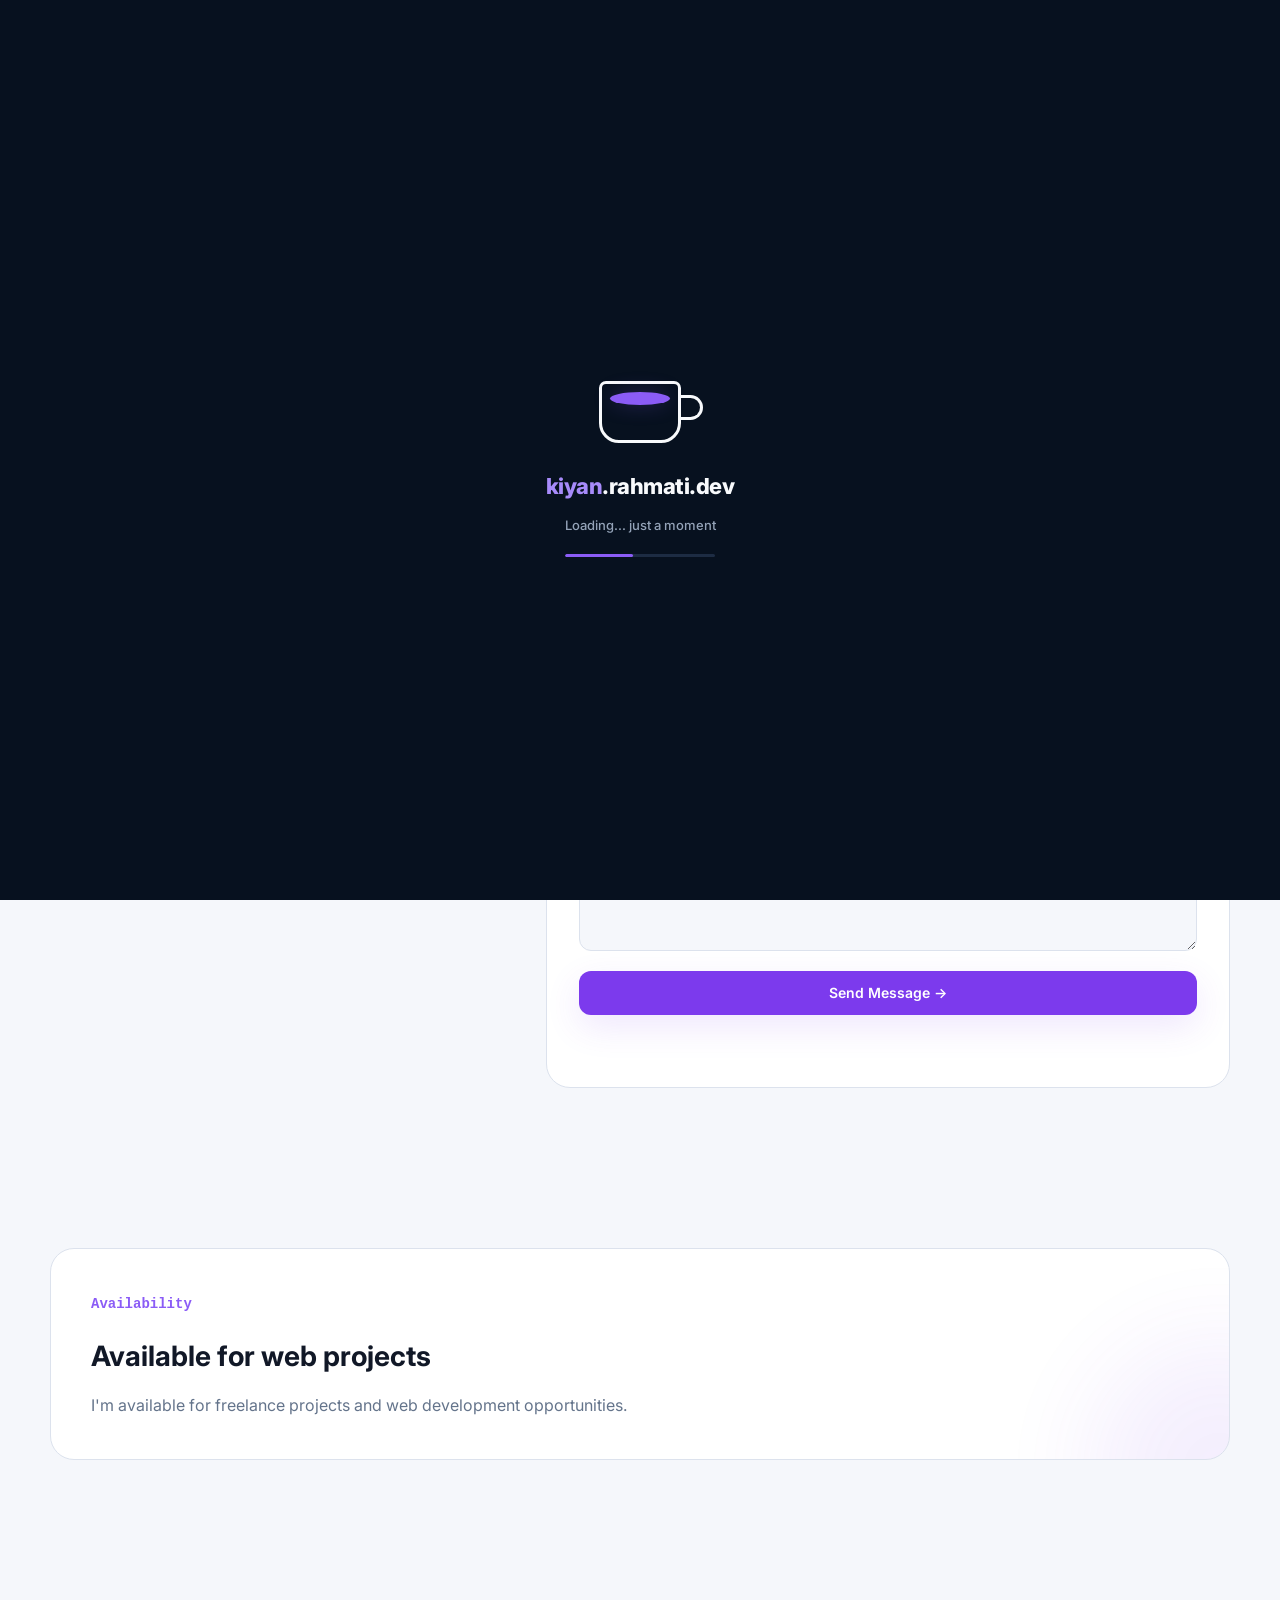
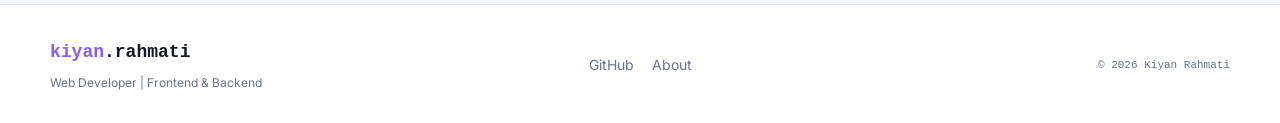
<file: pages/contact/index.html>
<!DOCTYPE html>
<html lang="en" dir="ltr">

<head>

    <meta charset="UTF-8">

    <meta
        name="viewport"
        content="width=device-width, initial-scale=1.0"
    >

    <meta
        name="description"
        content="Contact Kiyan Rahmati for web development projects and collaboration."
    >

    <meta
        name="author"
        content="Kiyan Rahmati"
    >

    <title>Contact · Kiyan Rahmati</title>


    <!-- Fonts -->

    <link
        rel="preconnect"
        href="https://fonts.googleapis.com"
    >

    <link
        rel="preconnect"
        href="https://fonts.gstatic.com"
        crossorigin
    >

    <link
        href="https://fonts.googleapis.com/css2?family=Inter:wght@400;500;600;700;800&family=Vazirmatn:wght@400;500;600;700;800&display=swap"
        rel="stylesheet"
    >


    <!-- CSS -->

    <link
        rel="stylesheet"
        href="../../css/reset.css"
    >

    <link
        rel="stylesheet"
        href="../../css/variables.css"
    >

    <link
        rel="stylesheet"
        href="../../css/main.css"
    >

    <link
        rel="stylesheet"
        href="../../css/animations.css"
    >

    <link
        rel="stylesheet"
        href="../../css/responsive.css"
    >

    <link
        rel="stylesheet"
        href="../../components/loader/loader.css"
    >

</head>


<body>

    <!-- Loader -->

    <div id="loader-root"></div>


    <!-- =================================
         NAVBAR
    ================================== -->

    <header class="navbar">

        <div class="container navbar-inner">


            <!-- Logo -->

            <a
                href="../../"
                class="logo"
                aria-label="Kiyan Rahmati Home"
            >
                <span>kiyan</span>.rahmati
            </a>


            <!-- Navigation -->

            <nav
                class="nav-links"
                aria-label="Main navigation"
            >

                <a
                    href="../../"
                    data-page="home"
                    data-fa="خانه"
                    data-en="Home"
                >
                    Home
                </a>


                <a
                    href="../projects/"
                    data-page="projects"
                    data-fa="پروژه‌ها"
                    data-en="Projects"
                >
                    Projects
                </a>


                <a
                    href="../articles/"
                    data-page="articles"
                    data-fa="مقالات"
                    data-en="Articles"
                >
                    Articles
                </a>


                <a
                    href="../about/"
                    data-page="about"
                    data-fa="درباره من"
                    data-en="About"
                >
                    About
                </a>


                <a
                    href="../contact/"
                    class="active"
                    data-page="contact"
                    data-fa="تماس"
                    data-en="Contact"
                    aria-current="page"
                >
                    Contact
                </a>

            </nav>


            <!-- Actions -->

            <div class="nav-actions">


                <!-- Search -->

                <button
                    class="nav-btn"
                    type="button"
                    data-search-open
                    aria-label="Search"
                    title="Search"
                >
                    ⌕
                </button>


                <!-- Language -->

                <button
                    class="nav-btn language-btn"
                    type="button"
                    data-language-toggle
                    aria-label="Switch language"
                >
                    فارسی
                </button>


                <!-- Theme -->

                <button
                    class="nav-btn"
                    type="button"
                    data-theme-toggle
                    aria-label="Toggle theme"
                >
                    <span data-theme-icon>☀</span>
                </button>


                <!-- Mobile Menu -->

                <button
                    class="mobile-menu-btn"
                    type="button"
                    aria-label="Open menu"
                    aria-expanded="false"
                >
                    ☰
                </button>

            </div>

        </div>

    </header>


    <!-- =================================
         MAIN
    ================================== -->

    <main>


        <!-- =================================
             PAGE HERO
        ================================== -->

        <section class="page-hero">

            <div class="container">

                <div class="section-label">

                    <span>//</span>

                    <span
                        data-fa="تماس"
                        data-en="Contact"
                    >
                        Contact
                    </span>

                </div>


                <h1
                    data-fa="بیایید با هم کار کنیم"
                    data-en="Let's Work Together"
                >
                    Let's Work Together
                </h1>


                <p
                    data-fa="برای پروژه‌های وب، همکاری یا صحبت درباره یک ایده، می‌توانید با من در ارتباط باشید."
                    data-en="For web projects, collaboration or discussing an idea, feel free to get in touch."
                >
                    For web projects, collaboration or
                    discussing an idea, feel free to get in touch.
                </p>

            </div>

        </section>


        <!-- =================================
             CONTACT SECTION
        ================================== -->

        <section class="section">

            <div class="container">

                <div class="contact-grid">


                    <!-- Contact Information -->

                    <div class="contact-info">


                        <div class="section-label">

                            <span>//</span>

                            <span
                                data-fa="ارتباط"
                                data-en="Get in touch"
                            >
                                Get in touch
                            </span>

                        </div>


                        <h2
                            data-fa="در مورد پروژه‌ات صحبت کنیم"
                            data-en="Let's talk about your project"
                        >
                            Let's talk about your project
                        </h2>


                        <p
                            data-fa="اگر ایده‌ای برای یک وب‌سایت یا اپلیکیشن وب دارید، می‌توانید جزئیات پروژه را برای من ارسال کنید."
                            data-en="If you have an idea for a website or web application, you can send me the details of your project."
                        >
                            If you have an idea for a website or
                            web application, you can send me the
                            details of your project.
                        </p>


                        <!-- GitHub -->

                        <a
                            class="contact-item"
                            href="https://github.com/kiyan-rahmati"
                            target="_blank"
                            rel="noopener noreferrer"
                        >

                            <span class="contact-icon">
                                GH
                            </span>

                            <span>

                                <strong>
                                    GitHub
                                </strong>

                                <small>
                                    github.com/kiyan-rahmati
                                </small>

                            </span>

                        </a>


                        <!-- Portfolio -->

                        <a
                            class="contact-item"
                            href="https://kiyan-rahmati.github.io/"
                            target="_blank"
                            rel="noopener noreferrer"
                        >

                            <span class="contact-icon">
                                ↗
                            </span>

                            <span>

                                <strong
                                    data-fa="وب‌سایت"
                                    data-en="Website"
                                >
                                    Website
                                </strong>

                                <small>
                                    kiyan-rahmati.github.io
                                </small>

                            </span>

                        </a>


                    </div>


                    <!-- Contact Form -->

                    <div class="contact-form-wrapper">

                        <form
                            id="contactForm"
                            class="contact-form"
                        >


                            <!-- Name -->

                            <div class="form-group">

                                <label
                                    for="contactName"
                                    data-fa="نام"
                                    data-en="Name"
                                >
                                    Name
                                </label>

                                <input
                                    id="contactName"
                                    name="name"
                                    type="text"
                                    required
                                    autocomplete="name"
                                    placeholder="Your name"
                                    data-placeholder-fa="نام شما"
                                    data-placeholder-en="Your name"
                                >

                            </div>


                            <!-- Email -->

                            <div class="form-group">

                                <label
                                    for="contactEmail"
                                    data-fa="ایمیل"
                                    data-en="Email"
                                >
                                    Email
                                </label>

                                <input
                                    id="contactEmail"
                                    name="email"
                                    type="email"
                                    required
                                    autocomplete="email"
                                    placeholder="you@example.com"
                                    data-placeholder-fa="you@example.com"
                                    data-placeholder-en="you@example.com"
                                >

                            </div>


                            <!-- Subject -->

                            <div class="form-group">

                                <label
                                    for="contactSubject"
                                    data-fa="موضوع"
                                    data-en="Subject"
                                >
                                    Subject
                                </label>

                                <input
                                    id="contactSubject"
                                    name="subject"
                                    type="text"
                                    required
                                    placeholder="Project discussion"
                                    data-placeholder-fa="موضوع پروژه"
                                    data-placeholder-en="Project discussion"
                                >

                            </div>


                            <!-- Message -->

                            <div class="form-group">

                                <label
                                    for="contactMessage"
                                    data-fa="پیام"
                                    data-en="Message"
                                >
                                    Message
                                </label>

                                <textarea
                                    id="contactMessage"
                                    name="message"
                                    rows="6"
                                    required
                                    placeholder="Tell me about your project..."
                                    data-placeholder-fa="درباره پروژه‌تان بنویسید..."
                                    data-placeholder-en="Tell me about your project..."
                                ></textarea>

                            </div>


                            <!-- Submit -->

                            <button
                                type="submit"
                                class="btn btn-primary"
                            >

                                <span
                                    data-fa="ارسال پیام ←"
                                    data-en="Send Message →"
                                >
                                    Send Message →
                                </span>

                            </button>


                            <!-- Form Notice -->

                            <p
                                id="contactFormNotice"
                                class="form-notice"
                                aria-live="polite"
                            ></p>

                        </form>

                    </div>

                </div>

            </div>

        </section>


        <!-- =================================
             AVAILABILITY CTA
        ================================== -->

        <section class="section">

            <div class="container">

                <div class="cta">

                    <div>

                        <span
                            class="section-label"
                            data-fa="همکاری"
                            data-en="Availability"
                        >
                            Availability
                        </span>


                        <h2
                            data-fa="آماده همکاری روی پروژه‌های وب"
                            data-en="Available for web projects"
                        >
                            Available for web projects
                        </h2>


                        <p
                            data-fa="برای پروژه‌های فریلنسری و فرصت‌های همکاری در زمینه توسعه وب آماده‌ام."
                            data-en="I'm available for freelance projects and web development opportunities."
                        >
                            I'm available for freelance projects
                            and web development opportunities.
                        </p>

                    </div>

                </div>

            </div>

        </section>

    </main>


    <!-- =================================
         FOOTER
    ================================== -->

    <footer class="footer">

        <div class="container footer-inner">


            <div>

                <div class="logo">

                    <span>kiyan</span>.rahmati

                </div>


                <p
                    data-fa="توسعه‌دهنده وب | فرانت‌اند و بک‌اند"
                    data-en="Web Developer | Frontend & Backend"
                >
                    Web Developer | Frontend & Backend
                </p>

            </div>


            <div class="footer-links">

                <a
                    href="https://github.com/kiyan-rahmati"
                    target="_blank"
                    rel="noopener noreferrer"
                >
                    GitHub
                </a>


                <a
                    href="../about/"
                    data-fa="درباره من"
                    data-en="About"
                >
                    About
                </a>

            </div>


            <div class="footer-copy">

                © 2026 Kiyan Rahmati

            </div>

        </div>

    </footer>


    <!-- =================================
         SEARCH OVERLAY
    ================================== -->

    <div
        id="searchOverlay"
        class="search-overlay"
        aria-hidden="true"
    >

        <div class="search-box">


            <div class="search-header">

                <strong
                    data-fa="جستجو"
                    data-en="Search"
                >
                    Search
                </strong>


                <button
                    type="button"
                    data-search-close
                    aria-label="Close search"
                >
                    ×
                </button>

            </div>


            <input
                class="search-input"
                type="search"
                autocomplete="off"
                placeholder="Search..."
                data-placeholder-fa="جستجو..."
                data-placeholder-en="Search..."
            >


            <div class="search-results"></div>

        </div>

    </div>


    <!-- =================================
         SCRIPTS
    ================================== -->

    <script src="../../js/theme.js"></script>

    <script src="../../js/language.js"></script>

    <script src="../../js/search.js"></script>

    <script src="../../js/github.js"></script>

    <script src="../../js/pages.js"></script>

    <script src="../../js/app.js"></script>

    <script src="../../components/loader/loader.js"></script>

</body>

</html>
</file>
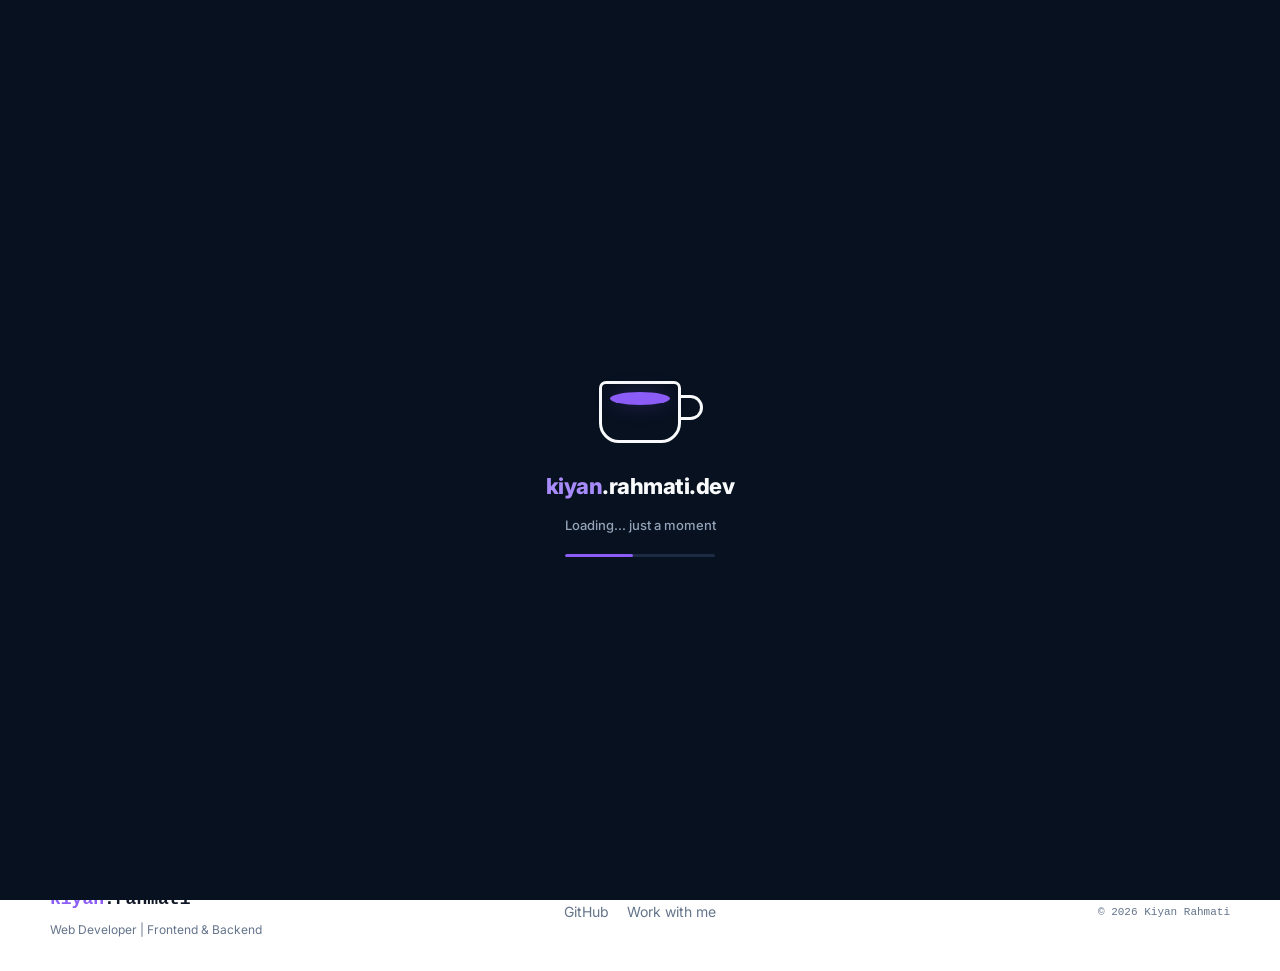
<file: pages/projects/index.html>
<!DOCTYPE html>
<html lang="en" dir="ltr">

<head>

    <meta charset="UTF-8">

    <meta
        name="viewport"
        content="width=device-width, initial-scale=1.0"
    >

    <meta
        name="description"
        content="Kiyan Rahmati's web development projects."
    >

    <title>Projects · Kiyan Rahmati</title>


    <!-- Fonts -->
    <link
        rel="preconnect"
        href="https://fonts.googleapis.com"
    >

    <link
        rel="preconnect"
        href="https://fonts.gstatic.com"
        crossorigin
    >

    <link
        href="https://fonts.googleapis.com/css2?family=Inter:wght@400;500;600;700;800&family=Vazirmatn:wght@400;500;600;700;800&display=swap"
        rel="stylesheet"
    >


    <!-- CSS -->

    <link
        rel="stylesheet"
        href="../../css/reset.css"
    >

    <link
        rel="stylesheet"
        href="../../css/variables.css"
    >

    <link
        rel="stylesheet"
        href="../../css/main.css"
    >

    <link
        rel="stylesheet"
        href="../../css/animations.css"
    >

    <link
        rel="stylesheet"
        href="../../css/responsive.css"
    >

    <link
        rel="stylesheet"
        href="../../components/loader/loader.css"
    >

</head>


<body>

    <!-- Loader -->

    <div id="loader-root"></div>


    <!-- =================================
         NAVBAR
    ================================== -->

    <header class="navbar">

        <div class="container navbar-inner">


            <!-- Logo -->

            <a
                href="../../"
                class="logo"
                aria-label="Kiyan Rahmati Home"
            >
                <span>kiyan</span>.rahmati
            </a>


            <!-- Navigation -->

            <nav
                class="nav-links"
                aria-label="Main navigation"
            >

                <a
                    href="../../"
                    data-page="home"
                    data-fa="خانه"
                    data-en="Home"
                >
                    Home
                </a>

                <a
                    href="../projects/"
                    class="active"
                    data-page="projects"
                    data-fa="پروژه‌ها"
                    data-en="Projects"
                    aria-current="page"
                >
                    Projects
                </a>

                <a
                    href="../articles/"
                    data-page="articles"
                    data-fa="مقالات"
                    data-en="Articles"
                >
                    Articles
                </a>

                <a
                    href="../about/"
                    data-page="about"
                    data-fa="درباره من"
                    data-en="About"
                >
                    About
                </a>

                <a
                    href="../contact/"
                    data-page="contact"
                    data-fa="تماس"
                    data-en="Contact"
                >
                    Contact
                </a>

            </nav>


            <!-- Actions -->

            <div class="nav-actions">


                <!-- Search -->

                <button
                    class="nav-btn"
                    type="button"
                    data-search-open
                    aria-label="Search"
                    title="Search"
                >
                    ⌕
                </button>


                <!-- Language -->

                <button
                    class="nav-btn language-btn"
                    type="button"
                    data-language-toggle
                    aria-label="Switch language"
                >
                    فارسی
                </button>


                <!-- Theme -->

                <button
                    class="nav-btn"
                    type="button"
                    data-theme-toggle
                    aria-label="Toggle theme"
                >
                    <span data-theme-icon>☀</span>
                </button>


                <!-- Mobile Menu -->

                <button
                    class="mobile-menu-btn"
                    type="button"
                    aria-label="Open menu"
                    aria-expanded="false"
                >
                    ☰
                </button>

            </div>

        </div>

    </header>


    <!-- =================================
         MAIN
    ================================== -->

    <main>


        <!-- Page Hero -->

        <section class="page-hero">

            <div class="container">

                <div class="section-label">
                    <span>//</span>

                    <span
                        data-fa="پروژه‌ها"
                        data-en="Projects"
                    >
                        Projects
                    </span>
                </div>


                <h1
                    data-fa="پروژه‌های من"
                    data-en="My Projects"
                >
                    My Projects
                </h1>


                <p
                    data-fa="مجموعه‌ای از پروژه‌های وب که در مسیر یادگیری و توسعه ساخته‌ام."
                    data-en="A collection of web projects I have built while learning and developing."
                >
                    A collection of web projects I have built
                    while learning and developing.
                </p>

            </div>

        </section>


        <!-- Projects -->

        <section class="section">

            <div class="container">


                <!-- Controls -->

                <div class="project-controls">


                    <!-- Search -->

                    <div class="project-search">

                        <label
                            for="projectSearch"
                            class="sr-only"
                        >
                            Search projects
                        </label>

                        <input
                            id="projectSearch"
                            type="search"
                            placeholder="Search projects..."
                            data-placeholder-fa="جستجوی پروژه‌ها..."
                            data-placeholder-en="Search projects..."
                            autocomplete="off"
                        >

                    </div>


                    <!-- Sort -->

                    <div class="project-sort">

                        <label
                            for="projectSort"
                            class="sr-only"
                        >
                            Sort projects
                        </label>

                        <select id="projectSort">

                            <option
                                value="updated"
                                data-fa="آخرین بروزرسانی"
                                data-en="Recently Updated"
                            >
                                Recently Updated
                            </option>

                            <option
                                value="stars"
                                data-fa="بیشترین ستاره"
                                data-en="Most Stars"
                            >
                                Most Stars
                            </option>

                            <option
                                value="name"
                                data-fa="نام پروژه"
                                data-en="Name"
                            >
                                Name
                            </option>

                            <option
                                value="created"
                                data-fa="جدیدترین پروژه"
                                data-en="Newest"
                            >
                                Newest
                            </option>

                        </select>

                    </div>

                </div>


                <!-- GitHub Status -->

                <div
                    class="github-status"
                    aria-live="polite"
                >

                    <span
                        data-fa="پروژه‌ها مستقیماً از GitHub دریافت می‌شوند."
                        data-en="Projects are loaded directly from GitHub."
                    >
                        Projects are loaded directly from GitHub.
                    </span>

                </div>


                <!-- Projects Grid -->

                <div
                    id="projectsGrid"
                    class="project-grid"
                >

                    <div class="loading">
                        Loading projects...
                    </div>

                </div>

            </div>

        </section>

    </main>


    <!-- =================================
         FOOTER
    ================================== -->

    <footer class="footer">

        <div class="container footer-inner">

            <div>

                <div class="logo">
                    <span>kiyan</span>.rahmati
                </div>

                <p
                    data-fa="توسعه‌دهنده وب | فرانت‌اند و بک‌اند"
                    data-en="Web Developer | Frontend & Backend"
                >
                    Web Developer | Frontend & Backend
                </p>

            </div>


            <div class="footer-links">

                <a
                    href="https://github.com/kiyan-rahmati"
                    target="_blank"
                    rel="noopener noreferrer"
                >
                    GitHub
                </a>

                <a
                    href="../contact/"
                    data-fa="همکاری"
                    data-en="Work with me"
                >
                    Work with me
                </a>

            </div>


            <div class="footer-copy">

                © 2026 Kiyan Rahmati

            </div>

        </div>

    </footer>


    <!-- =================================
         SEARCH OVERLAY
    ================================== -->

    <div
        id="searchOverlay"
        class="search-overlay"
        aria-hidden="true"
    >

        <div class="search-box">

            <div class="search-header">

                <strong
                    data-fa="جستجو"
                    data-en="Search"
                >
                    Search
                </strong>

                <button
                    type="button"
                    data-search-close
                    aria-label="Close search"
                >
                    ×
                </button>

            </div>


            <input
                class="search-input"
                type="search"
                autocomplete="off"
                placeholder="Search..."
                data-placeholder-fa="جستجو..."
                data-placeholder-en="Search..."
            >


            <div class="search-results"></div>

        </div>

    </div>


    <!-- =================================
         SCRIPTS
    ================================== -->

    <script src="../../js/theme.js"></script>

    <script src="../../js/language.js"></script>

    <script src="../../js/search.js"></script>

    <script src="../../js/github.js"></script>

    <script src="../../js/pages.js"></script>

    <script src="../../js/app.js"></script>

    <script src="../../components/loader/loader.js"></script>

</body>

</html>
</file>
<file: css/variables.css>
:root {
    /* ================================
       Brand Colors
    ================================= */

    --bg: #07111f;
    --surface: #0d1a2d;
    --surface-2: #142640;

    --border: #1d2c43;

    --purple: #8b5cf6;
    --purple-light: #a78bfa;
    --purple-dark: #6d28d9;

    --success: #4ade80;
    --danger: #ef4444;
    --warning: #facc15;

    /* ================================
       Text Colors
    ================================= */

    --text: #f8fafc;
    --text-secondary: #d5dbea;
    --text-muted: #94a3b8;

    /* ================================
       Typography
    ================================= */

    --font-family:
        "Inter",
        "Vazirmatn",
        system-ui,
        -apple-system,
        BlinkMacSystemFont,
        "Segoe UI",
        sans-serif;

    --font-mono:
        "JetBrains Mono",
        "Fira Code",
        Consolas,
        monospace;

    /* ================================
       Font Sizes
    ================================= */

    --text-xs: 12px;
    --text-sm: 14px;
    --text-md: 16px;
    --text-lg: 18px;
    --text-xl: 22px;
    --text-2xl: 28px;
    --text-3xl: 36px;
    --text-4xl: 48px;

    /* ================================
       Font Weights
    ================================= */

    --weight-regular: 400;
    --weight-medium: 500;
    --weight-semibold: 600;
    --weight-bold: 700;
    --weight-extrabold: 800;

    /* ================================
       Spacing
    ================================= */

    --space-1: 4px;
    --space-2: 8px;
    --space-3: 12px;
    --space-4: 16px;
    --space-5: 20px;
    --space-6: 24px;
    --space-8: 32px;
    --space-10: 40px;
    --space-12: 48px;
    --space-16: 64px;
    --space-20: 80px;

    /* ================================
       Border Radius
    ================================= */

    --radius-sm: 8px;
    --radius-md: 12px;
    --radius-lg: 18px;
    --radius-xl: 24px;
    --radius-full: 999px;

    /* ================================
       Shadows
    ================================= */

    --shadow-sm:
        0 4px 12px rgba(0, 0, 0, 0.12);

    --shadow-md:
        0 12px 30px rgba(0, 0, 0, 0.18);

    --shadow-lg:
        0 20px 50px rgba(0, 0, 0, 0.25);

    --shadow-purple:
        0 12px 35px rgba(139, 92, 246, 0.18);

    /* ================================
       Layout
    ================================= */

    --container-width: 1180px;

    --navbar-height: 76px;

    /* ================================
       Transitions
    ================================= */

    --transition-fast: 0.2s ease;
    --transition: 0.3s ease;
    --transition-slow: 0.5s ease;
}


/* ====================================
   Light Theme
==================================== */

body.light {
    --bg: #f5f7fb;

    --surface: #ffffff;
    --surface-2: #eef1f7;

    --border: #dce2ed;

    --text: #111827;
    --text-secondary: #374151;
    --text-muted: #64748b;

    --purple: #7c3aed;
    --purple-light: #8b5cf6;
    --purple-dark: #6d28d9;

    --success: #16a34a;
    --danger: #dc2626;
    --warning: #ca8a04;

    --shadow-sm:
        0 4px 12px rgba(15, 23, 42, 0.06);

    --shadow-md:
        0 12px 30px rgba(15, 23, 42, 0.08);

    --shadow-lg:
        0 20px 50px rgba(15, 23, 42, 0.12);

    --shadow-purple:
        0 12px 35px rgba(124, 58, 237, 0.12);
}


/* ====================================
   Selection
==================================== */

::selection {
    background: var(--purple);
    color: #ffffff;
}


/* ====================================
   Scrollbar
==================================== */

::-webkit-scrollbar {
    width: 10px;
}

::-webkit-scrollbar-track {
    background: var(--bg);
}

::-webkit-scrollbar-thumb {
    background: var(--border);
    border-radius: var(--radius-full);
}

::-webkit-scrollbar-thumb:hover {
    background: var(--purple);
}
</file>
<file: css/main.css>
/* =========================================================
   MAIN.CSS
   Kiyan Rahmati Portfolio
========================================================= */


/* =========================================================
   GLOBAL
========================================================= */

body {
    background: var(--bg);
    color: var(--text);
    font-family: var(--font-family);
    line-height: 1.7;
    transition:
        background-color var(--transition),
        color var(--transition);
}

.container {
    width: min(
        calc(100% - 40px),
        var(--container-width)
    );

    margin-inline: auto;
}

.section {
    padding: var(--space-20) 0;
}

.section-header {
    max-width: 720px;
    margin-bottom: var(--space-10);
}

.section-label {
    display: inline-flex;
    align-items: center;
    gap: 8px;

    margin-bottom: var(--space-4);

    color: var(--purple-light);
    font-family: var(--font-mono);
    font-size: var(--text-sm);
    font-weight: var(--weight-semibold);
}

.section-label span:first-child {
    color: var(--purple);
}

.section-title {
    margin-bottom: var(--space-4);

    font-size: clamp(
        28px,
        4vw,
        var(--text-3xl)
    );

    line-height: 1.25;
}

.section-description {
    color: var(--text-muted);
    font-size: var(--text-md);
    max-width: 680px;
}


/* =========================================================
   NAVBAR
========================================================= */

.navbar {
    position: sticky;
    top: 0;
    z-index: 1000;

    height: var(--navbar-height);

    background: color-mix(
        in srgb,
        var(--bg) 88%,
        transparent
    );

    border-bottom: 1px solid var(--border);

    backdrop-filter: blur(16px);
    -webkit-backdrop-filter: blur(16px);
}

.navbar-inner {
    height: 100%;

    display: flex;
    align-items: center;
    justify-content: space-between;

    gap: var(--space-6);
}

.logo {
    display: inline-flex;
    align-items: center;

    color: var(--text);

    font-family: var(--font-mono);
    font-size: 18px;
    font-weight: var(--weight-bold);

    white-space: nowrap;
}

.logo span {
    color: var(--purple-light);
}

.nav-links {
    display: flex;
    align-items: center;
    gap: 6px;
}

.nav-links a {
    position: relative;

    padding: 8px 12px;

    color: var(--text-secondary);

    font-size: var(--text-sm);
    font-weight: var(--weight-medium);

    border-radius: var(--radius-sm);

    transition:
        color var(--transition-fast),
        background var(--transition-fast);
}

.nav-links a:hover,
.nav-links a.active {
    color: var(--text);
    background: var(--surface);
}

.nav-links a.active::after {
    content: "";

    position: absolute;

    left: 12px;
    right: 12px;
    bottom: 2px;

    height: 2px;

    background: var(--purple);

    border-radius: var(--radius-full);
}

.nav-actions {
    display: flex;
    align-items: center;
    gap: 8px;
}

.nav-btn,
.mobile-menu-btn {
    width: 38px;
    height: 38px;

    display: inline-flex;
    align-items: center;
    justify-content: center;

    color: var(--text-secondary);

    background: transparent;

    border: 1px solid transparent;
    border-radius: var(--radius-sm);

    cursor: pointer;

    transition:
        color var(--transition-fast),
        background var(--transition-fast),
        border-color var(--transition-fast),
        transform var(--transition-fast);
}

.nav-btn:hover,
.mobile-menu-btn:hover {
    color: var(--text);
    background: var(--surface);
    border-color: var(--border);
}

.nav-btn:active,
.mobile-menu-btn:active {
    transform: scale(.95);
}

.language-btn {
    width: auto;
    padding: 0 10px;

    font-family: var(--font-family);
    font-size: var(--text-xs);
    font-weight: var(--weight-semibold);
}

.mobile-menu-btn {
    display: none;
    font-size: 20px;
}


/* =========================================================
   HERO
========================================================= */

.hero {
    position: relative;
    min-height: calc(100vh - var(--navbar-height));

    display: flex;
    align-items: center;

    padding: var(--space-16) 0;

    overflow: hidden;
}

.hero::before {
    content: "";

    position: absolute;

    width: 420px;
    height: 420px;

    top: 5%;
    right: -180px;

    background: var(--purple);

    opacity: .08;

    filter: blur(90px);
    border-radius: 50%;

    pointer-events: none;
}

.hero-inner {
    position: relative;
    z-index: 1;

    display: grid;
    grid-template-columns: 1.2fr .8fr;

    align-items: center;

    gap: var(--space-16);
}

.hero-content {
    max-width: 720px;
}

.hero-badge {
    display: inline-flex;
    align-items: center;
    gap: 8px;

    margin-bottom: var(--space-6);
    padding: 7px 12px;

    color: var(--text-secondary);

    background: var(--surface);

    border: 1px solid var(--border);
    border-radius: var(--radius-full);

    font-size: var(--text-xs);
}

.hero-badge::before {
    content: "";

    width: 7px;
    height: 7px;

    background: var(--success);

    border-radius: 50%;

    box-shadow: 0 0 0 4px rgba(74, 222, 128, .08);
}

.hero h1 {
    margin-bottom: var(--space-4);

    font-size: clamp(
        42px,
        7vw,
        72px
    );

    line-height: 1.05;
    letter-spacing: -2px;
}

.hero h1 span {
    color: var(--purple-light);
}

.hero-subtitle {
    margin-bottom: var(--space-5);

    color: var(--text-secondary);

    font-size: clamp(
        20px,
        3vw,
        28px
    );

    font-weight: var(--weight-semibold);
}

.hero-description {
    max-width: 650px;

    margin-bottom: var(--space-8);

    color: var(--text-muted);

    font-size: var(--text-lg);
}

.hero-actions {
    display: flex;
    flex-wrap: wrap;
    align-items: center;
    gap: 12px;
}


/* =========================================================
   BUTTONS
========================================================= */

.btn {
    min-height: 44px;

    display: inline-flex;
    align-items: center;
    justify-content: center;
    gap: 8px;

    padding: 0 18px;

    border: 1px solid transparent;
    border-radius: var(--radius-md);

    font-family: var(--font-family);
    font-size: var(--text-sm);
    font-weight: var(--weight-semibold);

    cursor: pointer;

    transition:
        transform var(--transition-fast),
        background var(--transition-fast),
        border-color var(--transition-fast),
        box-shadow var(--transition-fast);
}

.btn:hover {
    transform: translateY(-2px);
}

.btn-primary {
    color: #fff;
    background: var(--purple);

    box-shadow: var(--shadow-purple);
}

.btn-primary:hover {
    background: var(--purple-dark);
}

.btn-secondary {
    color: var(--text-secondary);
    background: var(--surface);
    border-color: var(--border);
}

.btn-secondary:hover {
    color: var(--text);
    background: var(--surface-2);
}


/* =========================================================
   HERO PROFILE
========================================================= */

.hero-visual {
    display: flex;
    justify-content: center;
}

.profile-card {
    position: relative;

    width: min(100%, 360px);

    padding: 12px;

    background: var(--surface);

    border: 1px solid var(--border);
    border-radius: var(--radius-xl);

    box-shadow: var(--shadow-lg);
}

.profile-card::before {
    content: "";

    position: absolute;

    inset: -1px;

    border-radius: inherit;

    background: linear-gradient(
        135deg,
        rgba(139, 92, 246, .35),
        transparent 45%
    );

    z-index: -1;
}

.profile-photo {
    width: 100%;
    aspect-ratio: 1;

    object-fit: cover;

    border-radius: calc(
        var(--radius-xl) - 8px
    );
}

.profile-fallback {
    width: 100%;
    aspect-ratio: 1;

    display: flex;
    align-items: center;
    justify-content: center;

    color: var(--purple-light);

    background: var(--surface-2);

    border-radius: calc(
        var(--radius-xl) - 8px
    );

    font-family: var(--font-mono);
    font-size: 80px;
    font-weight: var(--weight-bold);
}


/* =========================================================
   QUICK STATS
========================================================= */

.quick-stats {
    display: grid;
    grid-template-columns: repeat(3, 1fr);

    margin-top: var(--space-12);

    border-top: 1px solid var(--border);
    border-bottom: 1px solid var(--border);
}

.quick-stat {
    padding: var(--space-6);

    text-align: center;
}

.quick-stat + .quick-stat {
    border-inline-start: 1px solid var(--border);
}

.quick-stat strong {
    display: block;

    margin-bottom: 4px;

    color: var(--text);

    font-family: var(--font-mono);
    font-size: var(--text-xl);
}

.quick-stat span {
    color: var(--text-muted);
    font-size: var(--text-xs);
}


/* =========================================================
   ABOUT
========================================================= */

.about-grid {
    display: grid;
    grid-template-columns: repeat(2, 1fr);

    gap: var(--space-5);
}

.about-card {
    padding: var(--space-6);

    background: var(--surface);

    border: 1px solid var(--border);
    border-radius: var(--radius-lg);

    transition:
        transform var(--transition),
        border-color var(--transition),
        background var(--transition);
}

.about-card:hover {
    transform: translateY(-4px);
    background: var(--surface-2);
    border-color: rgba(139, 92, 246, .35);
}

.about-card h3 {
    margin-bottom: var(--space-3);

    font-size: var(--text-lg);
}

.about-card p {
    color: var(--text-muted);
}


/* =========================================================
   SKILLS
========================================================= */

.skills-grid {
    display: grid;
    grid-template-columns: repeat(4, 1fr);

    gap: 12px;
}

.skill {
    padding: 16px;

    background: var(--surface);

    border: 1px solid var(--border);
    border-radius: var(--radius-md);

    transition:
        transform var(--transition-fast),
        background var(--transition-fast),
        border-color var(--transition-fast);
}

.skill:hover {
    transform: translateY(-3px);

    background: var(--surface-2);

    border-color: rgba(
        139,
        92,
        246,
        .4
    );
}

.skill-name {
    color: var(--text);
    font-weight: var(--weight-semibold);
}

.skill-category {
    display: block;

    margin-top: 4px;

    color: var(--text-muted);

    font-size: var(--text-xs);
}

.skill-level {
    display: inline-block;

    margin-top: 10px;
    padding: 3px 8px;

    color: var(--purple-light);

    background: rgba(
        139,
        92,
        246,
        .1
    );

    border-radius: var(--radius-full);

    font-size: 11px;
}


/* =========================================================
   PROJECTS
========================================================= */

.project-grid {
    display: grid;
    grid-template-columns: repeat(3, 1fr);

    gap: var(--space-5);
}

.project-card {
    display: flex;
    flex-direction: column;

    min-width: 0;

    padding: var(--space-6);

    background: var(--surface);

    border: 1px solid var(--border);
    border-radius: var(--radius-lg);

    transition:
        transform var(--transition),
        border-color var(--transition),
        background var(--transition),
        box-shadow var(--transition);
}

.project-card:hover {
    transform: translateY(-5px);

    background: var(--surface-2);

    border-color: rgba(
        139,
        92,
        246,
        .4
    );

    box-shadow: var(--shadow-md);
}

.project-top {
    display: flex;
    align-items: center;
    justify-content: space-between;

    margin-bottom: var(--space-5);
}

.project-icon {
    width: 42px;
    height: 42px;

    display: flex;
    align-items: center;
    justify-content: center;

    color: var(--purple-light);

    background: rgba(
        139,
        92,
        246,
        .1
    );

    border: 1px solid rgba(
        139,
        92,
        246,
        .18
    );

    border-radius: var(--radius-md);

    font-family: var(--font-mono);
    font-weight: var(--weight-bold);
}

.project-links {
    display: flex;
    align-items: center;
    gap: 8px;
}

.project-links a {
    color: var(--text-muted);

    font-family: var(--font-mono);
    font-size: var(--text-xs);

    transition: color var(--transition-fast);
}

.project-links a:hover {
    color: var(--purple-light);
}

.project-card h3 {
    margin-bottom: var(--space-3);

    font-size: var(--text-lg);
}

.project-card p {
    flex: 1;

    margin-bottom: var(--space-5);

    color: var(--text-muted);

    font-size: var(--text-sm);
}

.project-tags {
    display: flex;
    flex-wrap: wrap;
    gap: 6px;
}

.project-tag {
    padding: 4px 8px;

    color: var(--text-secondary);

    background: var(--bg);

    border: 1px solid var(--border);
    border-radius: var(--radius-full);

    font-size: 11px;
}


/* =========================================================
   PROJECT CONTROLS
========================================================= */

.project-controls {
    display: flex;
    align-items: center;
    justify-content: space-between;

    gap: 12px;

    margin-bottom: var(--space-8);
}

.project-search {
    flex: 1;
    max-width: 500px;
}

.project-search input,
.project-sort select {
    width: 100%;
    height: 44px;

    padding: 0 14px;

    color: var(--text);

    background: var(--surface);

    border: 1px solid var(--border);
    border-radius: var(--radius-md);

    outline: none;

    font-family: var(--font-family);

    transition:
        border-color var(--transition-fast),
        background var(--transition-fast);
}

.project-search input::placeholder {
    color: var(--text-muted);
}

.project-search input:focus,
.project-sort select:focus {
    border-color: var(--purple);
}

.project-sort {
    width: 180px;
}

.project-sort select {
    cursor: pointer;
}


/* =========================================================
   GITHUB STATUS
========================================================= */

.github-status {
    margin-top: var(--space-8);

    color: var(--text-muted);

    font-size: var(--text-sm);
    text-align: center;
}


/* =========================================================
   ARTICLES
========================================================= */

.article-grid {
    display: grid;
    grid-template-columns: repeat(3, 1fr);

    gap: var(--space-5);
}

.article-card {
    display: flex;
    flex-direction: column;

    padding: var(--space-6);

    background: var(--surface);

    border: 1px solid var(--border);
    border-radius: var(--radius-lg);

    transition:
        transform var(--transition),
        background var(--transition),
        border-color var(--transition);
}

.article-card:hover {
    transform: translateY(-4px);

    background: var(--surface-2);

    border-color: rgba(
        139,
        92,
        246,
        .35
    );
}

.article-date {
    margin-bottom: var(--space-4);

    color: var(--purple-light);

    font-family: var(--font-mono);
    font-size: var(--text-xs);
}

.article-card h3 {
    margin-bottom: var(--space-3);

    font-size: var(--text-lg);
}

.article-card p {
    flex: 1;

    margin-bottom: var(--space-5);

    color: var(--text-muted);

    font-size: var(--text-sm);
}

.article-read {
    color: var(--purple-light);

    font-size: var(--text-sm);
    font-weight: var(--weight-semibold);
}


/* =========================================================
   TESTIMONIALS
========================================================= */

.testimonial-grid {
    display: grid;
    grid-template-columns: repeat(3, 1fr);

    gap: var(--space-5);
}

.testimonial-card {
    padding: var(--space-6);

    background: var(--surface);

    border: 1px solid var(--border);
    border-radius: var(--radius-lg);
}

.testimonial-quote {
    margin-bottom: var(--space-6);

    color: var(--purple-light);

    font-family: Georgia, serif;
    font-size: 42px;
    line-height: 1;
}

.testimonial-text {
    margin-bottom: var(--space-6);

    color: var(--text-secondary);
}

.testimonial-author {
    display: flex;
    align-items: center;
    gap: 12px;
}

.testimonial-avatar {
    width: 40px;
    height: 40px;

    display: flex;
    align-items: center;
    justify-content: center;

    color: var(--purple-light);

    background: var(--surface-2);

    border-radius: 50%;

    font-family: var(--font-mono);
    font-weight: var(--weight-bold);
}

.testimonial-author strong {
    display: block;

    font-size: var(--text-sm);
}

.testimonial-author small {
    color: var(--text-muted);
}


/* =========================================================
   CTA
========================================================= */

.cta {
    position: relative;

    display: flex;
    align-items: center;
    justify-content: space-between;

    gap: var(--space-8);

    padding: var(--space-10);

    background: var(--surface);

    border: 1px solid var(--border);
    border-radius: var(--radius-xl);

    overflow: hidden;
}

.cta::after {
    content: "";

    position: absolute;

    width: 260px;
    height: 260px;

    right: -120px;
    bottom: -140px;

    background: var(--purple);

    opacity: .08;

    filter: blur(50px);

    border-radius: 50%;
}

.cta h2 {
    margin-bottom: var(--space-3);

    font-size: var(--text-2xl);
}

.cta p {
    max-width: 650px;

    color: var(--text-muted);
}


/* =========================================================
   PAGE HERO
========================================================= */

.page-hero {
    padding: var(--space-16) 0 var(--space-12);

    border-bottom: 1px solid var(--border);
}

.page-hero h1 {
    margin-bottom: var(--space-4);

    font-size: clamp(
        36px,
        6vw,
        56px
    );

    line-height: 1.15;
}

.page-hero p {
    max-width: 700px;

    color: var(--text-muted);

    font-size: var(--text-lg);
}


/* =========================================================
   CONTACT
========================================================= */

.contact-grid {
    display: grid;
    grid-template-columns: .8fr 1.2fr;

    gap: var(--space-10);

    align-items: start;
}

.contact-info h2 {
    margin-bottom: var(--space-4);

    font-size: var(--text-2xl);
    line-height: 1.3;
}

.contact-info > p {
    margin-bottom: var(--space-8);

    color: var(--text-muted);
}

.contact-item {
    display: flex;
    align-items: center;
    gap: 14px;

    padding: 14px;

    margin-bottom: 10px;

    background: var(--surface);

    border: 1px solid var(--border);
    border-radius: var(--radius-md);

    transition:
        background var(--transition-fast),
        border-color var(--transition-fast),
        transform var(--transition-fast);
}

.contact-item:hover {
    background: var(--surface-2);

    border-color: rgba(
        139,
        92,
        246,
        .35
    );

    transform: translateX(3px);
}

.contact-icon {
    width: 42px;
    height: 42px;

    flex-shrink: 0;

    display: flex;
    align-items: center;
    justify-content: center;

    color: var(--purple-light);

    background: rgba(
        139,
        92,
        246,
        .1
    );

    border-radius: var(--radius-sm);

    font-family: var(--font-mono);
    font-weight: var(--weight-bold);
}

.contact-item strong {
    display: block;

    color: var(--text);

    font-size: var(--text-sm);
}

.contact-item small {
    display: block;

    margin-top: 2px;

    color: var(--text-muted);

    font-size: var(--text-xs);
}

.contact-form-wrapper {
    padding: var(--space-8);

    background: var(--surface);

    border: 1px solid var(--border);
    border-radius: var(--radius-xl);
}

.contact-form {
    display: flex;
    flex-direction: column;
    gap: var(--space-5);
}

.form-group {
    display: flex;
    flex-direction: column;
    gap: 8px;
}

.form-group label {
    color: var(--text-secondary);

    font-size: var(--text-sm);
    font-weight: var(--weight-semibold);
}

.form-group input,
.form-group textarea {
    width: 100%;

    padding: 12px 14px;

    color: var(--text);

    background: var(--bg);

    border: 1px solid var(--border);
    border-radius: var(--radius-md);

    outline: none;

    font-family: var(--font-family);
    font-size: var(--text-sm);

    transition:
        border-color var(--transition-fast),
        background var(--transition-fast),
        box-shadow var(--transition-fast);
}

.form-group input {
    height: 46px;
}

.form-group textarea {
    min-height: 140px;

    resize: vertical;
}

.form-group input::placeholder,
.form-group textarea::placeholder {
    color: var(--text-muted);
}

.form-group input:focus,
.form-group textarea:focus {
    border-color: var(--purple);

    box-shadow:
        0 0 0 3px rgba(
            139,
            92,
            246,
            .1
        );
}

.form-notice {
    min-height: 20px;

    color: var(--text-muted);

    font-size: var(--text-xs);
}


/* =========================================================
   404
========================================================= */

.error-page {
    min-height: calc(
        100vh - var(--navbar-height) - 90px
    );

    display: flex;
    align-items: center;

    padding: var(--space-16) 0;
}

.error-content {
    max-width: 760px;

    margin-inline: auto;

    text-align: center;
}

.error-code {
    margin-bottom: var(--space-4);

    color: var(--purple-light);

    font-family: var(--font-mono);

    font-size: clamp(
        100px,
        20vw,
        220px
    );

    font-weight: var(--weight-extrabold);

    line-height: .9;

    letter-spacing: -8px;

    opacity: .15;
}

.error-content .section-label {
    justify-content: center;
}

.error-content h1 {
    margin-bottom: var(--space-4);

    font-size: clamp(
        30px,
        5vw,
        48px
    );

    line-height: 1.2;
}

.error-content p {
    max-width: 620px;

    margin: 0 auto var(--space-8);

    color: var(--text-muted);
}


/* =========================================================
   FOOTER
========================================================= */

.footer {
    margin-top: var(--space-16);

    border-top: 1px solid var(--border);

    background: var(--surface);
}

.footer-inner {
    min-height: 120px;

    display: grid;
    grid-template-columns: 1fr auto 1fr;

    align-items: center;

    gap: var(--space-6);
}

.footer p {
    margin-top: 5px;

    color: var(--text-muted);

    font-size: var(--text-xs);
}

.footer-links {
    display: flex;
    align-items: center;
    gap: 18px;
}

.footer-links a {
    color: var(--text-muted);

    font-size: var(--text-sm);

    transition: color var(--transition-fast);
}

.footer-links a:hover {
    color: var(--purple-light);
}

.footer-copy {
    color: var(--text-muted);

    font-family: var(--font-mono);
    font-size: 11px;

    text-align: end;
}


/* =========================================================
   SEARCH OVERLAY
========================================================= */

.search-overlay {
    position: fixed;

    inset: 0;

    z-index: 9999;

    display: flex;
    align-items: flex-start;
    justify-content: center;

    padding: 12vh 20px;

    background: rgba(
        3,
        8,
        18,
        .72
    );

    backdrop-filter: blur(10px);
    -webkit-backdrop-filter: blur(10px);

    opacity: 0;
    visibility: hidden;

    transition:
        opacity var(--transition),
        visibility var(--transition);
}

.search-overlay.open {
    opacity: 1;
    visibility: visible;
}

.search-box {
    width: min(
        100%,
        680px
    );

    background: var(--surface);

    border: 1px solid var(--border);
    border-radius: var(--radius-xl);

    box-shadow: var(--shadow-lg);

    overflow: hidden;
}

.search-header {
    display: flex;
    align-items: center;
    justify-content: space-between;

    padding: 16px 18px;

    border-bottom: 1px solid var(--border);
}

.search-header strong {
    font-size: var(--text-sm);
}

.search-header button {
    width: 32px;
    height: 32px;

    color: var(--text-muted);

    background: transparent;

    border: 0;

    cursor: pointer;

    font-size: 22px;
}

.search-input {
    width: 100%;

    height: 54px;

    padding: 0 18px;

    color: var(--text);

    background: transparent;

    border: 0;
    outline: 0;

    font-family: var(--font-family);
    font-size: var(--text-md);
}

.search-input::placeholder {
    color: var(--text-muted);
}

.search-results {
    max-height: 55vh;

    overflow-y: auto;
}

.search-result {
    display: block;

    padding: 14px 18px;

    border-top: 1px solid var(--border);

    transition: background var(--transition-fast);
}

.search-result:hover {
    background: var(--surface-2);
}

.search-result strong {
    display: block;

    color: var(--text);

    font-size: var(--text-sm);
}

.search-result span {
    display: block;

    margin-top: 3px;

    color: var(--text-muted);

    font-size: var(--text-xs);
}


/* =========================================================
   EMPTY / LOADING STATES
========================================================= */

.loading,
.empty-state {
    grid-column: 1 / -1;

    padding: var(--space-12);

    color: var(--text-muted);

    text-align: center;
}

.empty-state strong {
    display: block;

    margin-bottom: 6px;

    color: var(--text);
}


/* =========================================================
   UTILITY
========================================================= */

.text-center {
    text-align: center;
}

.text-muted {
    color: var(--text-muted);
}

.mono {
    font-family: var(--font-mono);
}

.mt-4 {
    margin-top: var(--space-4);
}

.mt-8 {
    margin-top: var(--space-8);
}

.mb-4 {
    margin-bottom: var(--space-4);
}

.mb-8 {
    margin-bottom: var(--space-8);
}


/* =========================================================
   RTL
========================================================= */

html[dir="rtl"] body {
    text-align: right;
}

html[dir="rtl"] .contact-item:hover {
    transform: translateX(-3px);
}

html[dir="rtl"] .footer-copy {
    text-align: start;
}

html[dir="rtl"] .quick-stat + .quick-stat {
    border-inline-start: 1px solid var(--border);
}


/* =========================================================
   CODE STYLE
========================================================= */

.code-text {
    font-family: var(--font-mono);
    color: var(--purple-light);
}


/* =========================================================
   ACCESSIBILITY
========================================================= */

@media (prefers-reduced-motion: reduce) {

    *,
    *::before,
    *::after {
        scroll-behavior: auto !important;
        transition-duration: .01ms !important;
        animation-duration: .01ms !important;
    }

}
</file>
<file: css/animations.css>
/* ====================================
   ANIMATIONS
   Kiyan Rahmati Portfolio
==================================== */


/* ====================================
   Fade In
==================================== */

@keyframes fadeIn {
    from {
        opacity: 0;
    }

    to {
        opacity: 1;
    }
}


/* ====================================
   Fade Up
==================================== */

@keyframes fadeUp {
    from {
        opacity: 0;
        transform: translateY(25px);
    }

    to {
        opacity: 1;
        transform: translateY(0);
    }
}


/* ====================================
   Fade Down
==================================== */

@keyframes fadeDown {
    from {
        opacity: 0;
        transform: translateY(-20px);
    }

    to {
        opacity: 1;
        transform: translateY(0);
    }
}


/* ====================================
   Fade Left
==================================== */

@keyframes fadeLeft {
    from {
        opacity: 0;
        transform: translateX(-25px);
    }

    to {
        opacity: 1;
        transform: translateX(0);
    }
}


/* ====================================
   Fade Right
==================================== */

@keyframes fadeRight {
    from {
        opacity: 0;
        transform: translateX(25px);
    }

    to {
        opacity: 1;
        transform: translateX(0);
    }
}


/* ====================================
   Scale In
==================================== */

@keyframes scaleIn {
    from {
        opacity: 0;
        transform: scale(0.92);
    }

    to {
        opacity: 1;
        transform: scale(1);
    }
}


/* ====================================
   Floating
==================================== */

@keyframes floating {
    0%,
    100% {
        transform: translateY(0);
    }

    50% {
        transform: translateY(-7px);
    }
}


/* ====================================
   Pulse
==================================== */

@keyframes pulse {
    0%,
    100% {
        transform: scale(1);
        opacity: 1;
    }

    50% {
        transform: scale(1.05);
        opacity: 0.85;
    }
}


/* ====================================
   Glow
==================================== */

@keyframes purpleGlow {
    0%,
    100% {
        box-shadow:
            0 0 0 rgba(139, 92, 246, 0);
    }

    50% {
        box-shadow:
            0 0 30px rgba(139, 92, 246, 0.18);
    }
}


/* ====================================
   Shimmer
==================================== */

@keyframes shimmer {
    0% {
        background-position: -500px 0;
    }

    100% {
        background-position: 500px 0;
    }
}


/* ====================================
   Animation Classes
==================================== */

.animate-fade-in {
    animation:
        fadeIn 0.7s ease both;
}

.animate-fade-up {
    animation:
        fadeUp 0.7s ease both;
}

.animate-fade-down {
    animation:
        fadeDown 0.7s ease both;
}

.animate-fade-left {
    animation:
        fadeLeft 0.7s ease both;
}

.animate-fade-right {
    animation:
        fadeRight 0.7s ease both;
}

.animate-scale {
    animation:
        scaleIn 0.6s ease both;
}

.animate-floating {
    animation:
        floating 3s ease-in-out infinite;
}

.animate-pulse {
    animation:
        pulse 2s ease-in-out infinite;
}

.animate-glow {
    animation:
        purpleGlow 2.5s ease-in-out infinite;
}


/* ====================================
   Stagger Animation
==================================== */

.stagger > * {
    opacity: 0;
    animation:
        fadeUp 0.6s ease forwards;
}

.stagger > *:nth-child(1) {
    animation-delay: 0.05s;
}

.stagger > *:nth-child(2) {
    animation-delay: 0.1s;
}

.stagger > *:nth-child(3) {
    animation-delay: 0.15s;
}

.stagger > *:nth-child(4) {
    animation-delay: 0.2s;
}

.stagger > *:nth-child(5) {
    animation-delay: 0.25s;
}

.stagger > *:nth-child(6) {
    animation-delay: 0.3s;
}

.stagger > *:nth-child(7) {
    animation-delay: 0.35s;
}

.stagger > *:nth-child(8) {
    animation-delay: 0.4s;
}


/* ====================================
   Hover Effects
==================================== */

.hover-lift {
    transition:
        transform 0.3s ease;
}

.hover-lift:hover {
    transform:
        translateY(-5px);
}

.hover-scale {
    transition:
        transform 0.3s ease;
}

.hover-scale:hover {
    transform:
        scale(1.03);
}


/* ====================================
   Cursor Blink
==================================== */

@keyframes cursorBlink {
    0%,
    45% {
        opacity: 1;
    }

    46%,
    100% {
        opacity: 0;
    }
}

.cursor-blink {
    animation:
        cursorBlink 1s steps(1) infinite;
}


/* ====================================
   Reduced Motion
==================================== */

@media (prefers-reduced-motion: reduce) {
    *,
    *::before,
    *::after {
        animation-duration: 0.01ms !important;
        animation-iteration-count: 1 !important;
        transition-duration: 0.01ms !important;
    }
}
</file>
<file: css/responsive.css>
@media (max-width: 1050px) {

    :root {
        --container-width: 94%;
    }


    /* =========================
       NAVBAR
    ========================== */

    .navbar-inner {
        padding: 0 20px;
    }


    .nav-links {
        gap: 22px;
    }


    /* =========================
       HERO
    ========================== */

    .hero-grid {
        gap: 45px;
    }


    .hero-title {
        font-size: 42px;
    }


    .profile-card {
        width: 340px;
        height: 390px;
    }


    /* =========================
       STATS
    ========================== */

    .stats-grid {
        grid-template-columns:
            repeat(2, 1fr);
    }


    /* =========================
       PROJECTS
    ========================== */

    .project-grid {
        grid-template-columns:
            repeat(2, 1fr);
    }


    /* =========================
       SKILLS
    ========================== */

    .skills-grid {
        grid-template-columns:
            repeat(2, 1fr);
    }


    /* =========================
       ABOUT
    ========================== */

    .about-grid {
        grid-template-columns:
            repeat(2, 1fr);
    }


    /* =========================
       ARTICLES
    ========================== */

    .article-grid {
        grid-template-columns:
            repeat(2, 1fr);
    }


    /* =========================
       TESTIMONIALS
    ========================== */

    .testimonials-grid {
        grid-template-columns:
            repeat(2, 1fr);
    }


    /* =========================
       CONTACT
    ========================== */

    .contact-grid {
        grid-template-columns:
            1fr 1.3fr;
        gap: 28px;
    }


    /* =========================
       CTA
    ========================== */

    .cta-card {
        padding: 50px 40px;
    }

}



@media (max-width: 850px) {

    /* =========================
       NAVBAR
    ========================== */

    .navbar {
        height: 70px;
    }


    .navbar-inner {
        height: 70px;
    }


    .nav-links {

        position: fixed;

        top: 70px;
        left: 0;
        right: 0;

        display: flex;
        flex-direction: column;

        align-items: stretch;

        gap: 4px;

        padding: 16px;

        background:
            color-mix(
                in srgb,
                var(--surface) 96%,
                transparent
            );

        border-bottom:
            1px solid var(--border);

        box-shadow:
            var(--shadow-lg);

        transform:
            translateY(-130%);

        opacity: 0;

        pointer-events: none;

        transition:
            transform .3s ease,
            opacity .3s ease;
    }


    .navbar.mobile-open .nav-links {

        transform:
            translateY(0);

        opacity: 1;

        pointer-events:
            auto;
    }


    .nav-link {

        display: flex;

        align-items: center;

        justify-content: center;

        width: 100%;

        min-height: 48px;

        border-radius:
            var(--radius-md);
    }


    .nav-link.active {
        background:
            var(--surface-2);
    }


    .menu-toggle {
        display: flex;
    }


    /* =========================
       HERO
    ========================== */

    .hero {
        padding-top: 70px;
    }


    .hero-grid {

        grid-template-columns:
            1fr;

        text-align: center;

        gap: 55px;
    }


    .hero-content {
        display: flex;

        flex-direction: column;

        align-items: center;
    }


    .hero-description {
        max-width: 680px;
    }


    .hero-actions {
        justify-content:
            center;
    }


    .hero-socials {
        justify-content:
            center;
    }


    .hero-visual {
        display: flex;
        justify-content: center;
    }


    /* =========================
       SECTION HEADING
    ========================== */

    .section-heading-row {

        flex-direction:
            column;

        align-items:
            flex-start;

        gap: 20px;
    }


    .desktop-link {
        display: none;
    }


    .mobile-section-link {
        display: flex;
        justify-content: center;
        margin-top: 30px;
    }


    /* =========================
       ABOUT
    ========================== */

    .about-grid {
        grid-template-columns:
            1fr 1fr;
    }


    /* =========================
       CONTACT
    ========================== */

    .contact-grid {

        grid-template-columns:
            1fr;

        gap: 32px;
    }


    /* =========================
       FOOTER
    ========================== */

    .footer-inner {

        flex-direction:
            column;

        text-align:
            center;

        gap: 22px;
    }


    .footer-links {
        justify-content:
            center;
    }

}



@media (max-width: 600px) {

    /* =========================
       GLOBAL
    ========================== */

    :root {
        --text-4xl: 38px;
        --text-3xl: 30px;
        --text-2xl: 24px;
    }


    .container {
        width: min(
            calc(100% - 32px),
            var(--container-width)
        );
    }


    .section {
        padding:
            70px 0;
    }


    /* =========================
       NAVBAR
    ========================== */

    .navbar-inner {
        padding: 0;
    }


    .logo {
        font-size: 20px;
    }


    .nav-actions {
        gap: 6px;
    }


    .nav-action-button,
    .icon-button {

        width: 40px;
        height: 40px;
    }


    /* =========================
       HERO
    ========================== */

    .hero {
        padding:
            55px 0 65px;
    }


    .hero-badge {
        font-size:
            var(--text-xs);

        padding:
            7px 11px;
    }


    .hero-title {
        font-size:
            38px;

        line-height:
            1.15;
    }


    .hero-subtitle {
        font-size:
            17px;
    }


    .hero-description {
        font-size:
            15px;

        line-height:
            1.9;
    }


    .hero-actions {

        width: 100%;

        flex-direction:
            column;
    }


    .hero-actions .btn {

        width: 100%;

        max-width: 340px;

        justify-content:
            center;
    }


    .hero-socials {

        flex-wrap:
            wrap;

        font-size:
            13px;
    }


    /* =========================
       PROFILE
    ========================== */

    .profile-card {

        width:
            min(100%, 320px);

        height:
            360px;
    }


    .profile-image-wrapper {
        width: 190px;
        height: 190px;
    }


    /* =========================
       STATS
    ========================== */

    .stats-section {
        padding:
            30px 0;
    }


    .stats-grid {

        grid-template-columns:
            repeat(2, 1fr);

        gap: 1px;

        overflow:
            hidden;

        border-radius:
            var(--radius-lg);
    }


    .stat-item {

        padding:
            22px 10px;
    }


    .stat-item strong {
        font-size:
            22px;
    }


    .stat-item span {
        font-size:
            11px;

        line-height:
            1.6;
    }


    /* =========================
       SECTION HEADING
    ========================== */

    .section-heading {
        margin-bottom:
            35px;
    }


    .section-heading h2 {
        font-size:
            28px;
    }


    .section-heading p {
        font-size:
            14px;

        line-height:
            1.9;
    }


    /* =========================
       ABOUT
    ========================== */

    .about-grid {

        grid-template-columns:
            1fr;

        gap: 14px;
    }


    .info-card {
        padding:
            24px;
    }


    /* =========================
       SKILLS
    ========================== */

    .skills-grid {

        grid-template-columns:
            1fr;

        gap: 12px;
    }


    .skill-category {
        padding:
            20px;
    }


    /* =========================
       PROJECTS
    ========================== */

    .project-grid {

        grid-template-columns:
            1fr;

        gap: 16px;
    }


    .project-card {
        padding:
            22px;
    }


    .project-title {
        font-size:
            20px;
    }


    .project-description {
        font-size:
            14px;
    }


    .project-footer {

        flex-direction:
            column;

        align-items:
            flex-start;

        gap: 16px;
    }


    .project-links {
        width: 100%;
    }


    .project-link {
        flex: 1;
    }


    /* =========================
       PROJECT CONTROLS
    ========================== */

    .project-controls {

        flex-direction:
            column;

        align-items:
            stretch;

        gap: 12px;
    }


    .project-search {

        width: 100%;
    }


    .project-sort {

        width: 100%;
    }


    .project-sort select {
        width: 100%;
    }


    /* =========================
       ARTICLES
    ========================== */

    .article-grid {

        grid-template-columns:
            1fr;

        gap: 16px;
    }


    .article-card {
        padding:
            22px;
    }


    /* =========================
       TESTIMONIALS
    ========================== */

    .testimonials-grid {

        grid-template-columns:
            1fr;

        gap: 16px;
    }


    .testimonial-card {
        padding:
            24px;
    }


    /* =========================
       CTA
    ========================== */

    .cta-card {

        padding:
            38px 24px;

        text-align:
            center;
    }


    .cta-content {

        display: flex;

        flex-direction:
            column;

        align-items:
            center;
    }


    .cta-card h2 {
        font-size:
            28px;
    }


    .cta-card p {
        font-size:
            14px;
    }


    .cta-decoration {
        display: none;
    }


    /* =========================
       PAGE HERO
    ========================== */

    .page-hero {

        padding:
            65px 0 50px;

        text-align:
            center;
    }


    .page-hero h1 {
        font-size:
            34px;
    }


    .page-hero p {
        font-size:
            14px;
    }


    /* =========================
       CONTACT
    ========================== */

    .contact-card {

        padding:
            22px;
    }


    .contact-info {
        gap:
            12px;
    }


    .contact-item {

        padding:
            18px;
    }


    .form-row {

        grid-template-columns:
            1fr;
    }


    /* =========================
       SEARCH
    ========================== */

    .search-box {

        width:
            calc(100% - 24px);

        max-height:
            calc(100vh - 40px);

        padding:
            20px;
    }


    .search-input-wrapper {
        padding:
            0 12px;
    }


    .search-input-wrapper input {
        font-size:
            14px;
    }


    /* =========================
       FOOTER
    ========================== */

    .footer {
        padding:
            35px 0;
    }


    .footer-links {

        flex-wrap:
            wrap;

        gap:
            14px 20px;
    }


    .footer-copy {
        font-size:
            12px;
    }

}



@media (max-width: 400px) {

    .container {
        width:
            calc(100% - 24px);
    }


    .hero-title {
        font-size:
            33px;
    }


    .hero-subtitle {
        font-size:
            15px;
    }


    .profile-card {

        width:
            285px;

        height:
            335px;
    }


    .profile-image-wrapper {

        width:
            165px;

        height:
            165px;
    }


    .stats-grid {

        grid-template-columns:
            1fr;
    }


    .stat-item {
        padding:
            18px;
    }


    .section-heading h2 {
        font-size:
            25px;
    }


    .cta-card h2 {
        font-size:
            24px;
    }


    .btn {
        min-height:
            46px;

        padding:
            11px 18px;

        font-size:
            13px;
    }

}



@media (
    max-width: 850px
) and (
    orientation: landscape
) {

    .hero-grid {
        grid-template-columns:
            1fr 1fr;

        text-align:
            left;
    }


    .hero-content {
        align-items:
            flex-start;
    }


    .hero-actions,
    .hero-socials {
        justify-content:
            flex-start;
    }


    .profile-card {

        width:
            280px;

        height:
            330px;
    }

}



/* =========================
   RTL
========================== */

html[dir="rtl"] .hero-actions,
html[dir="rtl"] .hero-socials {

    direction:
        rtl;
}


html[dir="rtl"] .project-footer {
    direction:
        rtl;
}


html[dir="rtl"] .footer-inner {
    direction:
        rtl;
}


html[dir="rtl"] .search-input-wrapper {
    direction:
        rtl;
}


html[dir="rtl"] .search-input-wrapper input {
    text-align:
        right;
}


html[dir="rtl"] .btn-arrow {
    transform:
        rotate(180deg);
}



/* =========================
   REDUCED MOTION
========================== */

@media (prefers-reduced-motion: reduce) {

    .nav-links,
    .navbar.mobile-open .nav-links {
        transition:
            none;
    }

}
</file>
<file: components/loader/loader.css>
/* ====================================
   PORTFOLIO LOADER
   Kiyan Rahmati
==================================== */

#portfolioLoader {
    position: fixed;
    inset: 0;
    z-index: 99999;

    display: grid;
    place-items: center;

    background: #07111f;

    opacity: 1;
    visibility: visible;

    transition:
        opacity 0.7s ease,
        visibility 0.7s ease;
}


/* --------------------------------
   Hidden State
-------------------------------- */

#portfolioLoader.loader-hide {
    opacity: 0;
    visibility: hidden;
    pointer-events: none;
}


/* --------------------------------
   Inner
-------------------------------- */

.loader-inner {
    width: min(90%, 360px);

    text-align: center;

    animation: loaderFadeUp 0.8s ease both;
}


/* --------------------------------
   Coffee Cup
-------------------------------- */

.coffee-cup {
    position: relative;

    width: 110px;
    height: 105px;

    margin: 0 auto;
}


/* --------------------------------
   Cup
-------------------------------- */

.cup {
    position: absolute;

    left: 50%;
    bottom: 5px;

    width: 82px;
    height: 62px;

    transform: translateX(-50%);

    border: 3px solid #f8fafc;

    border-radius:
        7px
        7px
        20px
        20px;

    animation:
        cupFloat 2s ease-in-out infinite;
}


/* Cup Handle */

.cup::after {
    content: "";

    position: absolute;

    top: 11px;
    right: -25px;

    width: 22px;
    height: 25px;

    border: 3px solid #f8fafc;

    border-left: 0;

    border-radius:
        0
        14px
        14px
        0;
}


/* --------------------------------
   Coffee
-------------------------------- */

.coffee {
    position: absolute;

    top: 8px;
    left: 8px;
    right: 8px;

    height: 13px;

    border-radius: 50%;

    background: #8b5cf6;

    box-shadow:
        0 0 20px rgba(
            139,
            92,
            246,
            0.25
        );
}


/* --------------------------------
   Steam
-------------------------------- */

.steam {
    position: absolute;

    bottom: 66px;

    width: 5px;
    height: 30px;

    border-left: 2px solid #a78bfa;

    border-radius: 50%;

    opacity: 0;

    animation:
        steamMove 1.7s ease-in-out infinite;
}


.steam-1 {
    left: 28px;

    animation-delay: 0s;
}


.steam-2 {
    left: 50px;

    animation-delay: 0.35s;
}


.steam-3 {
    left: 72px;

    animation-delay: 0.7s;
}


/* --------------------------------
   Brand
-------------------------------- */

.loader-brand {
    margin-top: 20px;

    color: #f8fafc;

    font-family:
        "Inter",
        "Vazirmatn",
        system-ui,
        sans-serif;

    font-size: 22px;
    font-weight: 800;

    letter-spacing: -0.5px;
}


.loader-brand span {
    color: #a78bfa;
}


/* --------------------------------
   Message
-------------------------------- */

.loader-message {
    margin-top: 9px;

    color: #94a3b8;

    font-family:
        "Inter",
        "Vazirmatn",
        system-ui,
        sans-serif;

    font-size: 13px;
    font-weight: 500;

    min-height: 20px;
}


/* --------------------------------
   Progress
-------------------------------- */

.loader-progress {
    width: 150px;
    height: 3px;

    margin: 18px auto 0;

    overflow: hidden;

    background: #1d2c43;

    border-radius: 999px;
}


.loader-progress span {
    display: block;

    width: 45%;
    height: 100%;

    background: #8b5cf6;

    border-radius: inherit;

    animation:
        loaderProgress 1.4s ease-in-out infinite;
}


/* --------------------------------
   Animations
-------------------------------- */

@keyframes cupFloat {

    0%,
    100% {
        transform:
            translateX(-50%)
            translateY(0);
    }

    50% {
        transform:
            translateX(-50%)
            translateY(-5px);
    }
}


@keyframes steamMove {

    0% {
        transform:
            translateY(6px)
            scaleY(0.8);

        opacity: 0;
    }

    30% {
        opacity: 0.8;
    }

    50% {
        transform:
            translateY(-5px)
            scaleY(1);

        opacity: 1;
    }

    100% {
        transform:
            translateY(-16px)
            scaleY(0.7);

        opacity: 0;
    }
}


@keyframes loaderProgress {

    0% {
        transform: translateX(-130%);
    }

    50% {
        transform: translateX(120%);
    }

    100% {
        transform: translateX(250%);
    }
}


@keyframes loaderFadeUp {

    from {
        opacity: 0;
        transform: translateY(15px);
    }

    to {
        opacity: 1;
        transform: translateY(0);
    }
}


/* --------------------------------
   Mobile
-------------------------------- */

@media (max-width: 600px) {

    .coffee-cup {
        transform: scale(0.92);
    }

    .loader-brand {
        font-size: 20px;
    }

    .loader-message {
        font-size: 12px;
    }

}


/* --------------------------------
   Reduced Motion
-------------------------------- */

@media (prefers-reduced-motion: reduce) {

    .cup,
    .steam,
    .loader-progress span,
    .loader-inner {
        animation: none;
    }

}
</file>
